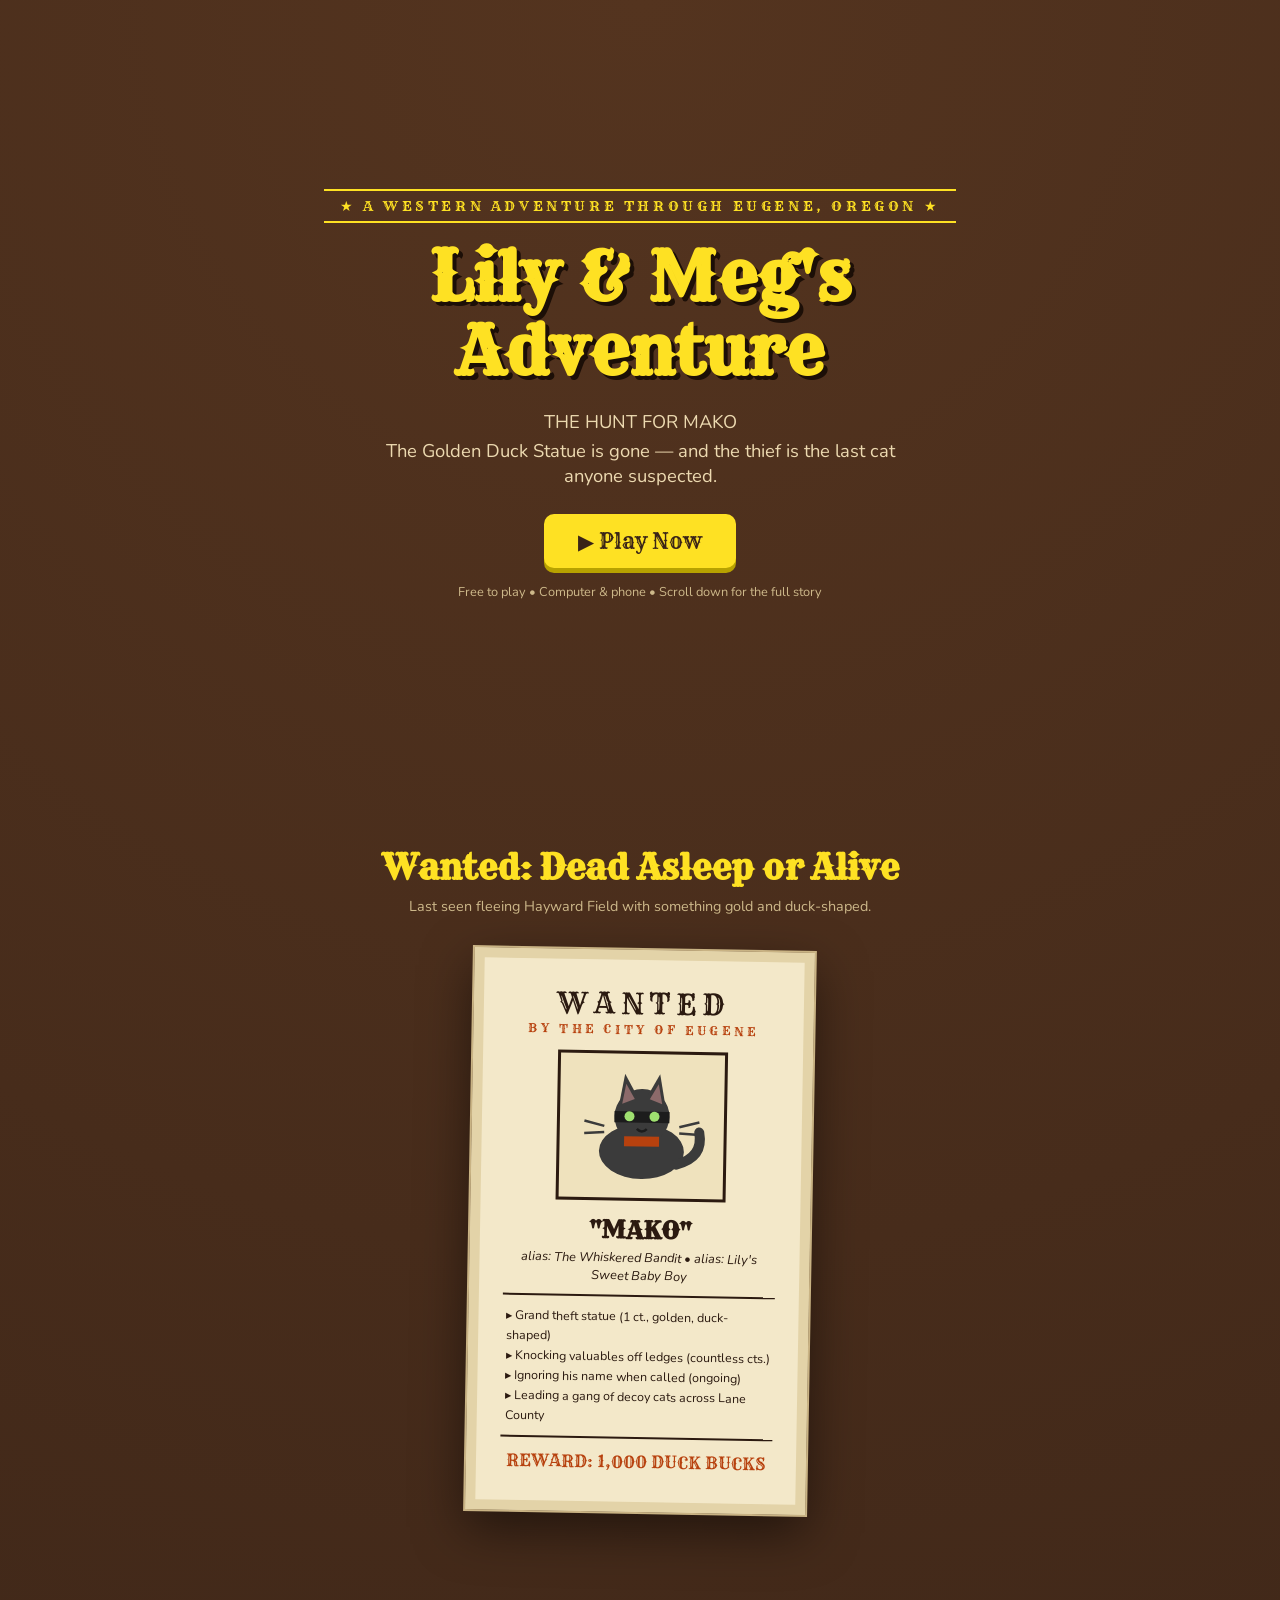
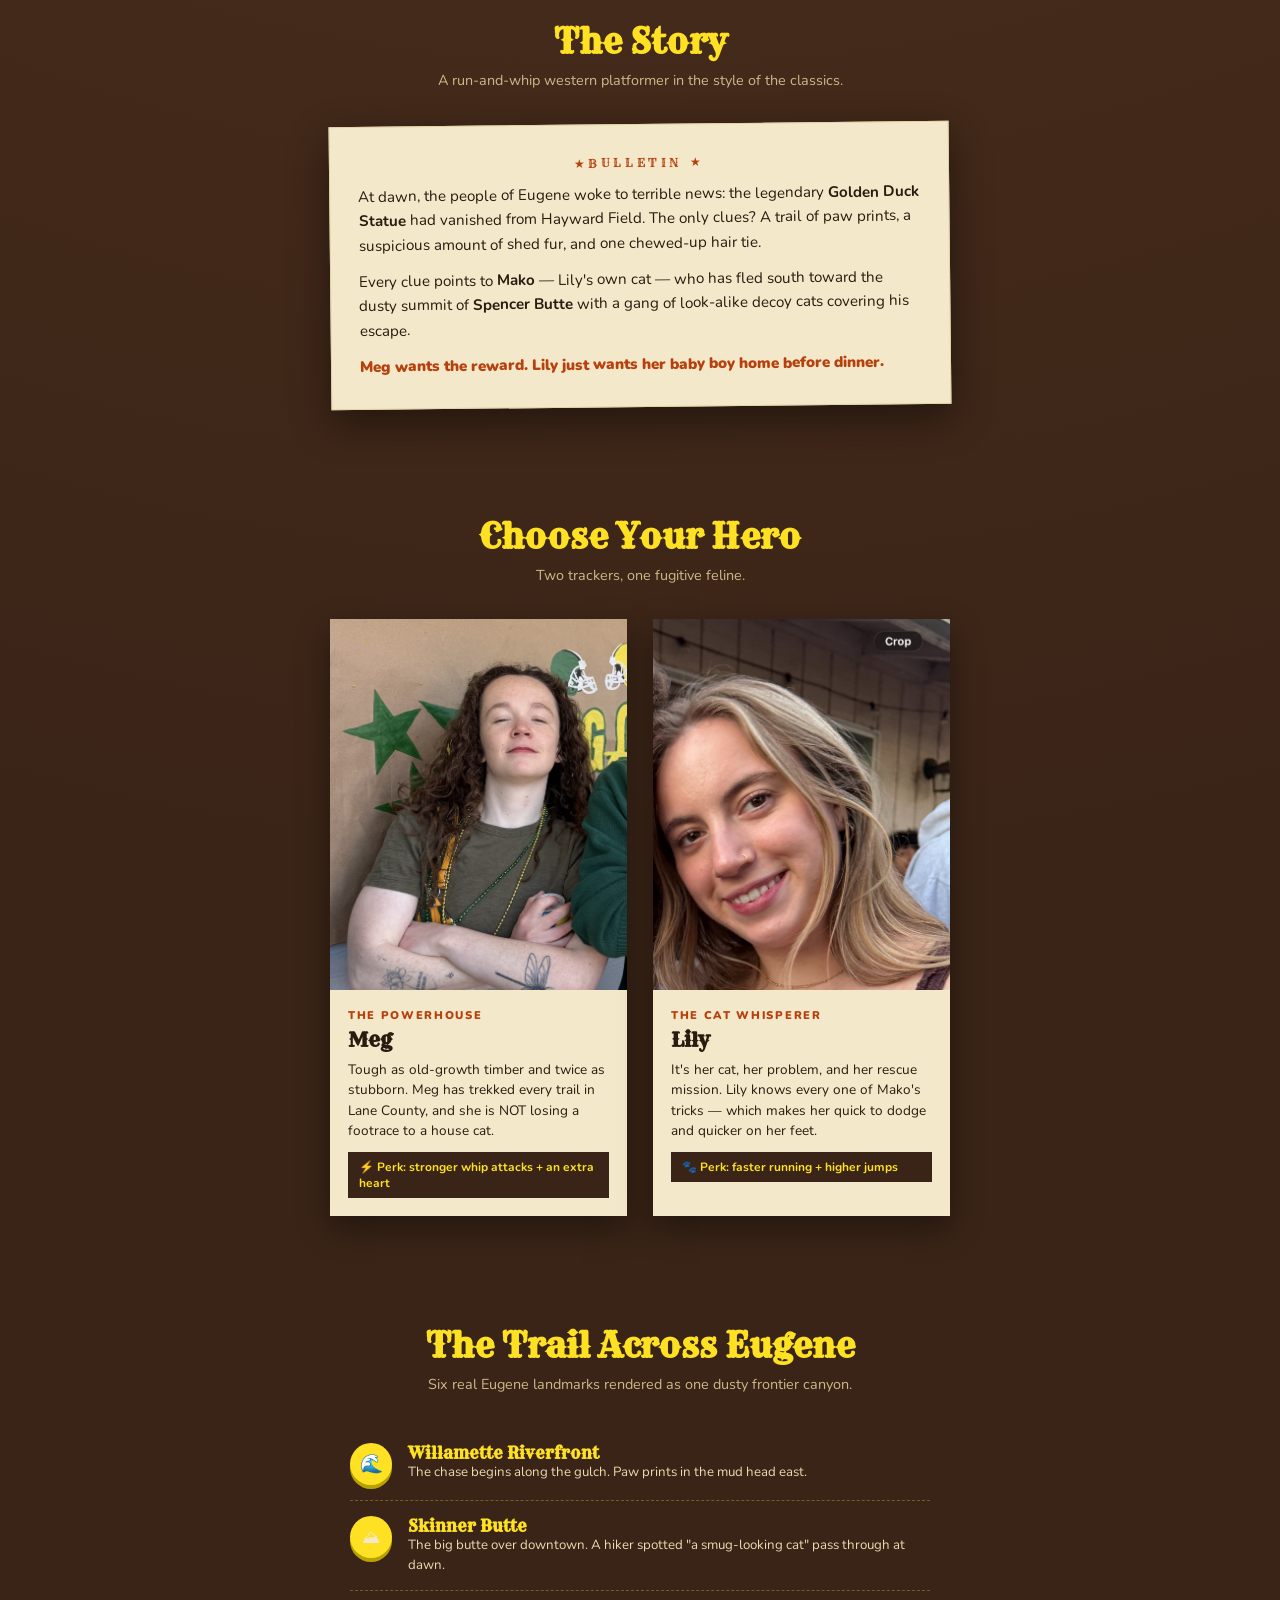
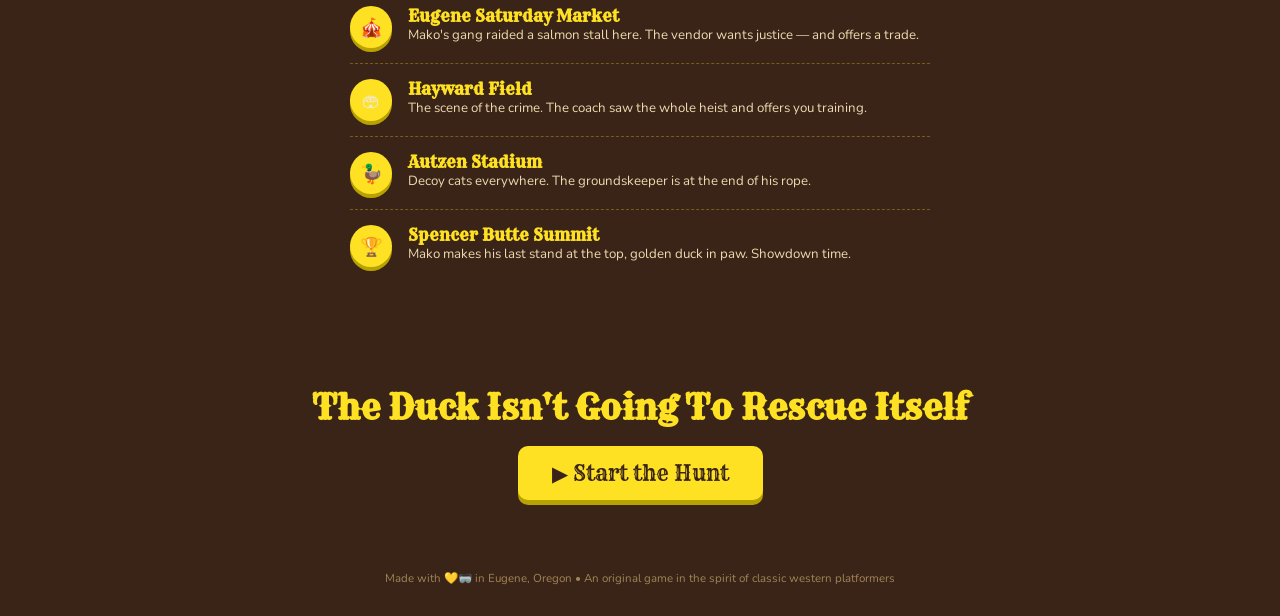
<file: index.html>
<!DOCTYPE html>
<html lang="en">
<head>
<meta charset="UTF-8">
<meta name="viewport" content="width=device-width, initial-scale=1.0, user-scalable=no">
<title>Lily and Meg's Adventure — The Hunt for Mako</title>
<link rel="preconnect" href="https://fonts.googleapis.com">
<link href="https://fonts.googleapis.com/css2?family=Rye&family=Nunito:wght@400;700;900&display=swap" rel="stylesheet">
<style>
  :root{
    --wood:#3a2417;
    --wood-light:#54341f;
    --paper:#f3e8c9;
    --paper-dark:#e3d3a8;
    --rust:#b7410e;
    --gold:#FEE123;
    --gold-deep:#b8a200;
    --ink:#2b1a10;
    --sand:#d9a85c;
    --green:#154733;
  }
  *{box-sizing:border-box;margin:0;padding:0;-webkit-tap-highlight-color:transparent;}
  html,body{height:100%;}
  body{
    font-family:'Nunito',sans-serif;
    background:var(--wood);
    color:var(--paper);
    user-select:none;
  }
  .rye{font-family:'Rye',serif;}
  .screen{
    position:fixed;inset:0;
    display:flex;flex-direction:column;align-items:center;justify-content:center;
    gap:18px;padding:20px;text-align:center;
    background:
      radial-gradient(circle at 50% 115%, var(--wood-light) 0%, var(--wood) 60%);
    z-index:10;
  }
  .hidden{display:none !important;}
  h1.title{
    font-family:'Rye',serif;
    font-size:clamp(2rem,7vw,4.2rem);
    color:var(--gold);
    text-shadow:4px 4px 0 #1c0f07;
    line-height:1.1;
  }
  .subtitle{font-size:clamp(.95rem,2.5vw,1.15rem);max-width:560px;color:#ecd9b0;}
  .wanted-banner{
    font-family:'Rye',serif;letter-spacing:.25em;color:var(--gold);
    border-top:2px solid var(--gold);border-bottom:2px solid var(--gold);
    padding:6px 16px;font-size:clamp(.65rem,2vw,.9rem);
  }
  button.btn{
    font-family:'Rye',serif;
    font-size:clamp(1rem,3vw,1.3rem);
    background:var(--gold);color:var(--wood);
    border:none;border-radius:10px;padding:14px 34px;cursor:pointer;
    box-shadow:0 5px 0 var(--gold-deep);
    transition:transform .08s;
  }
  button.btn:active{transform:translateY(4px);box-shadow:0 1px 0 var(--gold-deep);}
  .char-row{display:flex;gap:24px;flex-wrap:wrap;justify-content:center;}
  .char-card{
    background:var(--paper);color:var(--ink);
    padding:14px;width:min(230px,42vw);cursor:pointer;
    border:5px solid transparent;
    box-shadow:0 10px 26px rgba(0,0,0,.45);
    transition:transform .12s,border-color .12s;
  }
  .char-card:hover{transform:translateY(-6px) rotate(-1deg);}
  .char-card.selected{border-color:var(--gold);transform:translateY(-6px);}
  .char-card img{width:100%;aspect-ratio:3/4;object-fit:cover;object-position:top;}
  .char-card h3{font-family:'Rye',serif;margin-top:10px;font-size:1.3rem;color:var(--rust);}
  .char-card p{font-size:.8rem;line-height:1.4;margin-top:4px;}
  .controls-hint{font-size:.8rem;color:#cdb88a;max-width:520px;line-height:1.6;}
  kbd{
    background:#1c0f07;border-radius:5px;padding:1px 7px;
    font-family:'Nunito';font-weight:700;color:var(--gold);
    border:1px solid #6b4a2e;
  }

  /* ===== LANDING ===== */
  #landing{
    min-height:100vh;
    background:
      radial-gradient(circle at 50% 0%, var(--wood-light) 0%, var(--wood) 65%);
  }
  .land-hero{min-height:88svh;display:flex;flex-direction:column;align-items:center;justify-content:center;text-align:center;padding:40px 20px;}
  .land-sec{padding:54px 20px;max-width:880px;margin:0 auto;}
  .land-sec h2{font-family:'Rye',serif;color:var(--gold);font-size:clamp(1.4rem,4.5vw,2.1rem);text-align:center;margin-bottom:8px;}
  .land-sub{text-align:center;color:#cdb88a;font-size:.9rem;margin-bottom:34px;}
  .story-card{
    background:var(--paper);color:var(--ink);max-width:620px;margin:0 auto;
    padding:30px 28px;box-shadow:0 14px 40px rgba(0,0,0,.45);transform:rotate(-.6deg);
    border:1px solid var(--paper-dark);
  }
  .story-card::before{content:'\2605 BULLETIN \2605';display:block;text-align:center;font-family:'Rye',serif;letter-spacing:.3em;color:var(--rust);font-size:.75rem;margin-bottom:12px;}
  .story-card p{margin-bottom:12px;font-size:.95rem;line-height:1.6;}
  .story-card p:last-child{margin-bottom:0;font-weight:900;color:var(--rust);}

  /* the big Mako wanted poster */
  .mako-poster{
    background:var(--paper);color:var(--ink);
    max-width:340px;margin:0 auto;
    padding:26px 24px 30px;text-align:center;
    box-shadow:0 18px 50px rgba(0,0,0,.5);
    transform:rotate(1deg);
    border:10px solid var(--paper-dark);
    outline:2px solid #c9b384;
  }
  .mako-poster .w{font-family:'Rye',serif;font-size:1.8rem;letter-spacing:.2em;color:var(--ink);}
  .mako-poster .sub-w{font-family:'Rye',serif;font-size:.75rem;letter-spacing:.3em;color:var(--rust);margin-bottom:14px;}
  .mako-poster .mug{
    margin:0 auto 14px;width:170px;height:150px;
    background:#efe2bd;border:3px solid var(--ink);
    display:flex;align-items:center;justify-content:center;
  }
  .mako-poster h3{font-family:'Rye',serif;font-size:1.5rem;color:var(--ink);}
  .mako-poster .alias{font-style:italic;font-size:.8rem;margin:4px 0 10px;}
  .mako-poster .crimes{font-size:.78rem;line-height:1.6;text-align:left;border-top:2px solid var(--ink);border-bottom:2px solid var(--ink);padding:10px 4px;}
  .mako-poster .reward{font-family:'Rye',serif;margin-top:12px;font-size:1.05rem;color:var(--rust);}

  .land-chars{display:grid;grid-template-columns:repeat(auto-fit,minmax(240px,1fr));gap:26px;max-width:620px;margin:0 auto;}
  .land-char{background:var(--paper);color:var(--ink);overflow:hidden;box-shadow:0 12px 30px rgba(0,0,0,.4);}
  .land-char img{width:100%;aspect-ratio:4/5;object-fit:cover;object-position:top;display:block;}
  .land-char .cbody{padding:18px;}
  .land-char .role{color:var(--rust);font-weight:900;font-size:.7rem;letter-spacing:.15em;text-transform:uppercase;}
  .land-char h3{font-family:'Rye',serif;color:var(--ink);font-size:1.25rem;margin:2px 0 8px;}
  .land-char p{font-size:.85rem;line-height:1.5;}
  .land-char .perk{margin-top:10px;background:var(--wood);color:var(--gold);padding:7px 11px;font-size:.75rem;font-weight:700;}
  .trail-list{max-width:580px;margin:0 auto;list-style:none;}
  .trail-list li{display:flex;gap:16px;align-items:flex-start;padding:15px 0;border-bottom:1px dashed rgba(254,225,35,.3);}
  .trail-list li:last-child{border-bottom:none;}
  .marker{flex:none;width:42px;height:42px;border-radius:50%;background:var(--gold);display:flex;align-items:center;justify-content:center;font-size:1.15rem;box-shadow:0 4px 0 var(--gold-deep);}
  .trail-list h3{font-family:'Rye',serif;color:var(--gold);font-size:1rem;}
  .trail-list p{font-size:.83rem;color:#ecd9b0;line-height:1.5;}
  .land-end{text-align:center;padding:50px 20px 70px;}
  .land-foot{text-align:center;padding:0 16px 30px;font-size:.72rem;color:#a08456;}

  /* ===== game layer ===== */
  #gameWrap{position:fixed;inset:0;background:#9fd4e8;}
  canvas{display:block;width:100%;height:100%;}
  #hud{
    position:fixed;top:0;left:0;right:0;
    display:flex;align-items:center;gap:14px;
    padding:10px 14px;pointer-events:none;z-index:5;
  }
  #hudFace{
    width:52px;height:52px;border-radius:50%;
    object-fit:cover;object-position:top;
    border:3px solid var(--gold);background:#fff;
  }
  #hearts{font-size:1.4rem;letter-spacing:2px;filter:drop-shadow(1px 2px 0 rgba(0,0,0,.3));}
  #coinBox{
    font-weight:900;color:var(--wood);background:var(--gold);
    border-radius:99px;padding:4px 14px;box-shadow:0 3px 0 rgba(0,0,0,.25);
  }
  #zoneName{
    margin-left:auto;font-family:'Rye',serif;color:var(--ink);
    background:rgba(243,232,201,.9);padding:4px 14px;
    font-size:clamp(.7rem,2.2vw,1rem);
    border:2px solid var(--wood);
  }
  #dialogue{
    position:fixed;left:50%;bottom:110px;transform:translateX(-50%);
    width:min(640px,92vw);
    background:var(--paper);color:var(--ink);
    border:4px solid var(--wood);
    padding:16px 18px;z-index:6;
    box-shadow:0 10px 30px rgba(0,0,0,.4);
  }
  #dialogue h4{font-family:'Rye',serif;color:var(--rust);margin-bottom:6px;}
  #dialogue p{font-size:.95rem;line-height:1.5;margin-bottom:12px;}
  .choices{display:flex;gap:10px;flex-wrap:wrap;}
  .choices button{
    flex:1;min-width:150px;
    font-family:'Nunito';font-weight:900;font-size:.85rem;
    background:var(--wood);color:var(--paper);
    border:none;padding:10px 12px;cursor:pointer;
  }
  .choices button:hover{background:var(--wood-light);}
  #touch{position:fixed;bottom:0;left:0;right:0;display:flex;justify-content:space-between;padding:14px 16px;z-index:5;}
  .tgroup{display:flex;gap:12px;}
  .tbtn{
    width:64px;height:64px;border-radius:50%;
    background:rgba(58,36,23,.55);
    border:3px solid rgba(254,225,35,.8);
    color:var(--gold);font-size:1.5rem;font-weight:900;
    display:flex;align-items:center;justify-content:center;
    touch-action:none;
  }
  @media (hover:hover) and (pointer:fine){ #touch{display:none;} }
  #toast{
    position:fixed;top:74px;left:50%;transform:translateX(-50%);
    background:var(--wood);color:var(--gold);
    font-weight:900;padding:8px 20px;border-radius:99px;
    z-index:7;opacity:0;transition:opacity .3s;
    border:2px solid var(--gold);pointer-events:none;
    font-size:.9rem;text-align:center;
  }
  #bossBar{
    position:fixed;top:64px;left:50%;transform:translateX(-50%);
    width:min(380px,80vw);z-index:5;display:none;
  }
  #bossBar .label{font-family:'Rye',serif;text-align:center;color:var(--paper);font-size:.8rem;text-shadow:1px 1px 0 #000;margin-bottom:3px;}
  #bossBar .bar{height:14px;background:rgba(0,0,0,.45);border:2px solid var(--paper);}
  #bossBar .fill{height:100%;background:var(--rust);width:100%;transition:width .2s;}
</style>
</head>
<body>

<!-- ============ LANDING PAGE ============ -->
<div id="landing">
  <div class="land-hero">
    <div class="wanted-banner">&#9733; A WESTERN ADVENTURE THROUGH EUGENE, OREGON &#9733;</div>
    <h1 class="title" style="margin-top:18px">Lily &amp; Meg's<br>Adventure</h1>
    <p class="subtitle" style="margin:20px auto 4px">THE HUNT FOR MAKO</p>
    <p class="subtitle" style="margin:0 auto 26px">The Golden Duck Statue is gone — and the thief is the last cat anyone suspected.</p>
    <button class="btn" id="landingPlay">&#9654; Play Now</button>
    <p class="controls-hint" style="margin-top:14px">Free to play &bull; Computer &amp; phone &bull; Scroll down for the full story</p>
  </div>

  <div class="land-sec">
    <h2>Wanted: Dead Asleep or Alive</h2>
    <p class="land-sub">Last seen fleeing Hayward Field with something gold and duck-shaped.</p>
    <div class="mako-poster">
      <p class="w">WANTED</p>
      <p class="sub-w">BY THE CITY OF EUGENE</p>
      <div class="mug">
        <svg viewBox="0 0 120 100" width="150" height="125" aria-label="Mugshot of Mako the cat">
          <ellipse cx="60" cy="70" rx="34" ry="22" fill="#3b3b3b"/>
          <circle cx="60" cy="42" r="22" fill="#3b3b3b"/>
          <polygon points="42,30 46,8 56,26" fill="#3b3b3b"/>
          <polygon points="78,30 74,8 64,26" fill="#3b3b3b"/>
          <polygon points="44,32 47,16 54,28" fill="#8c6a6a"/>
          <polygon points="76,32 73,16 66,28" fill="#8c6a6a"/>
          <rect x="38" y="38" width="44" height="9" fill="#1c1c1c"/>
          <circle cx="50" cy="42" r="4" fill="#9fe070"/>
          <circle cx="70" cy="42" r="4" fill="#9fe070"/>
          <path d="M56 52 q4 4 8 0" stroke="#1c1c1c" stroke-width="2" fill="none"/>
          <path d="M30 50 L14 46 M30 55 L14 56 M90 50 L106 46 M90 55 L106 56" stroke="#3b3b3b" stroke-width="2"/>
          <path d="M88 80 q22 -6 18 -26" stroke="#3b3b3b" stroke-width="8" fill="none" stroke-linecap="round"/>
          <rect x="46" y="58" width="28" height="8" fill="#b7410e"/>
        </svg>
      </div>
      <h3>"MAKO"</h3>
      <p class="alias">alias: The Whiskered Bandit &bull; alias: Lily's Sweet Baby Boy</p>
      <p class="crimes">
        &#9656; Grand theft statue (1 ct., golden, duck-shaped)<br>
        &#9656; Knocking valuables off ledges (countless cts.)<br>
        &#9656; Ignoring his name when called (ongoing)<br>
        &#9656; Leading a gang of decoy cats across Lane County
      </p>
      <p class="reward">REWARD: 1,000 DUCK BUCKS</p>
    </div>
  </div>

  <div class="land-sec">
    <h2>The Story</h2>
    <p class="land-sub">A run-and-whip western platformer in the style of the classics.</p>
    <div class="story-card">
      <p>At dawn, the people of Eugene woke to terrible news: the legendary <b>Golden Duck Statue</b> had vanished from Hayward Field. The only clues? A trail of paw prints, a suspicious amount of shed fur, and one chewed-up hair tie.</p>
      <p>Every clue points to <b>Mako</b> — Lily's own cat — who has fled south toward the dusty summit of <b>Spencer Butte</b> with a gang of look-alike decoy cats covering his escape.</p>
      <p>Meg wants the reward. Lily just wants her baby boy home before dinner.</p>
    </div>
  </div>

  <div class="land-sec">
    <h2>Choose Your Hero</h2>
    <p class="land-sub">Two trackers, one fugitive feline.</p>
    <div class="land-chars">
      <div class="land-char">
        <img class="meg-src" alt="Meg, one of the two playable heroes">
        <div class="cbody">
          <p class="role">The Powerhouse</p>
          <h3>Meg</h3>
          <p>Tough as old-growth timber and twice as stubborn. Meg has trekked every trail in Lane County, and she is NOT losing a footrace to a house cat.</p>
          <div class="perk">&#9889; Perk: stronger whip attacks + an extra heart</div>
        </div>
      </div>
      <div class="land-char">
        <img class="lily-src" alt="Lily, one of the two playable heroes">
        <div class="cbody">
          <p class="role">The Cat Whisperer</p>
          <h3>Lily</h3>
          <p>It's her cat, her problem, and her rescue mission. Lily knows every one of Mako's tricks — which makes her quick to dodge and quicker on her feet.</p>
          <div class="perk">&#128062; Perk: faster running + higher jumps</div>
        </div>
      </div>
    </div>
  </div>

  <div class="land-sec">
    <h2>The Trail Across Eugene</h2>
    <p class="land-sub">Six real Eugene landmarks rendered as one dusty frontier canyon.</p>
    <ol class="trail-list">
      <li><div class="marker">&#127754;</div><div><h3>Willamette Riverfront</h3><p>The chase begins along the gulch. Paw prints in the mud head east.</p></div></li>
      <li><div class="marker">&#9968;</div><div><h3>Skinner Butte</h3><p>The big butte over downtown. A hiker spotted "a smug-looking cat" pass through at dawn.</p></div></li>
      <li><div class="marker">&#127914;</div><div><h3>Eugene Saturday Market</h3><p>Mako's gang raided a salmon stall here. The vendor wants justice — and offers a trade.</p></div></li>
      <li><div class="marker">&#127967;</div><div><h3>Hayward Field</h3><p>The scene of the crime. The coach saw the whole heist and offers you training.</p></div></li>
      <li><div class="marker">&#129414;</div><div><h3>Autzen Stadium</h3><p>Decoy cats everywhere. The groundskeeper is at the end of his rope.</p></div></li>
      <li><div class="marker">&#127942;</div><div><h3>Spencer Butte Summit</h3><p>Mako makes his last stand at the top, golden duck in paw. Showdown time.</p></div></li>
    </ol>
  </div>

  <div class="land-end">
    <h2 style="font-family:'Rye',serif;color:var(--gold);font-size:clamp(1.4rem,4.5vw,2.1rem);margin-bottom:18px;">The Duck Isn't Going To Rescue Itself</h2>
    <button class="btn landingPlay2">&#9654; Start the Hunt</button>
  </div>
  <p class="land-foot">Made with &#128155;&#129405; in Eugene, Oregon &bull; An original game in the spirit of classic western platformers</p>
</div>


<script>
const MEG_IMG = "Meg.jpg";
const LILY_IMG = "lily.png";
document.querySelectorAll('img.meg-src').forEach(i=>i.src=MEG_IMG);
document.querySelectorAll('img.lily-src').forEach(i=>i.src=LILY_IMG);
const go = ()=>location.href='play.html';
document.getElementById('landingPlay').onclick = go;
document.querySelectorAll('.landingPlay2').forEach(b=>b.onclick=go);
</script>
</body>
</html>
</file>
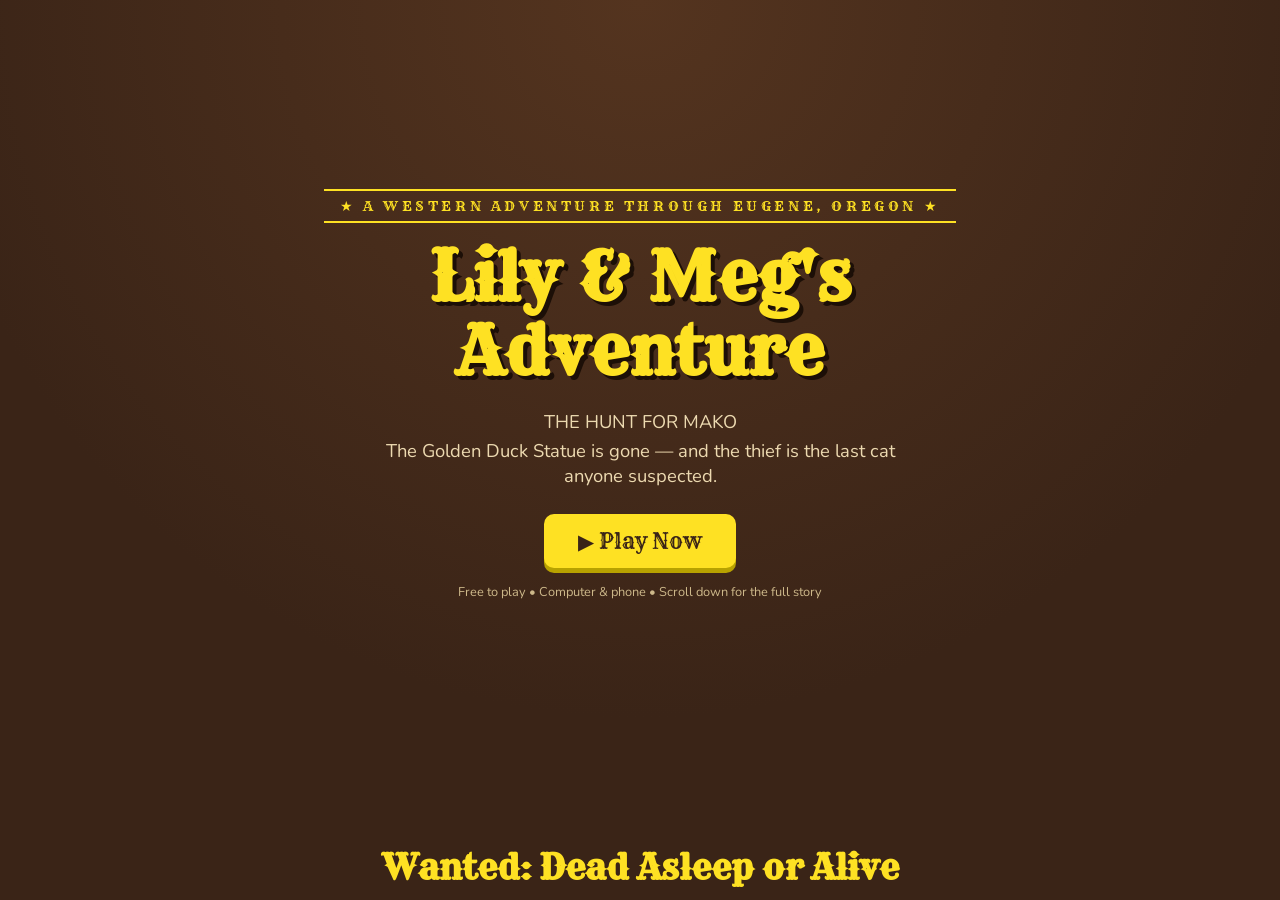
<file: hunt-for-mako-CLICK-TO-PLAY.html>
<!DOCTYPE html>
<html lang="en">
<head>
<meta charset="UTF-8">
<meta name="viewport" content="width=device-width, initial-scale=1.0, user-scalable=no">
<title>Lily and Meg's Adventure — The Hunt for Mako</title>
<link rel="preconnect" href="https://fonts.googleapis.com">
<link href="https://fonts.googleapis.com/css2?family=Rye&family=Nunito:wght@400;700;900&display=swap" rel="stylesheet">
<style>
  :root{
    --wood:#3a2417;
    --wood-light:#54341f;
    --paper:#f3e8c9;
    --paper-dark:#e3d3a8;
    --rust:#b7410e;
    --gold:#FEE123;
    --gold-deep:#b8a200;
    --ink:#2b1a10;
    --sand:#d9a85c;
    --green:#154733;
  }
  *{box-sizing:border-box;margin:0;padding:0;-webkit-tap-highlight-color:transparent;}
  html,body{height:100%;}
  body{
    font-family:'Nunito',sans-serif;
    background:var(--wood);
    color:var(--paper);
    overflow:hidden;
    user-select:none;
  }
  .rye{font-family:'Rye',serif;}
  .screen{
    position:fixed;inset:0;
    display:flex;flex-direction:column;align-items:center;justify-content:center;
    gap:18px;padding:20px;text-align:center;
    background:
      radial-gradient(circle at 50% 115%, var(--wood-light) 0%, var(--wood) 60%);
    z-index:10;
  }
  .hidden{display:none !important;}
  h1.title{
    font-family:'Rye',serif;
    font-size:clamp(2rem,7vw,4.2rem);
    color:var(--gold);
    text-shadow:4px 4px 0 #1c0f07;
    line-height:1.1;
  }
  .subtitle{font-size:clamp(.95rem,2.5vw,1.15rem);max-width:560px;color:#ecd9b0;}
  .wanted-banner{
    font-family:'Rye',serif;letter-spacing:.25em;color:var(--gold);
    border-top:2px solid var(--gold);border-bottom:2px solid var(--gold);
    padding:6px 16px;font-size:clamp(.65rem,2vw,.9rem);
  }
  button.btn{
    font-family:'Rye',serif;
    font-size:clamp(1rem,3vw,1.3rem);
    background:var(--gold);color:var(--wood);
    border:none;border-radius:10px;padding:14px 34px;cursor:pointer;
    box-shadow:0 5px 0 var(--gold-deep);
    transition:transform .08s;
  }
  button.btn:active{transform:translateY(4px);box-shadow:0 1px 0 var(--gold-deep);}
  .char-row{display:flex;gap:24px;flex-wrap:wrap;justify-content:center;}
  .char-card{
    background:var(--paper);color:var(--ink);
    padding:14px;width:min(230px,42vw);cursor:pointer;
    border:5px solid transparent;
    box-shadow:0 10px 26px rgba(0,0,0,.45);
    transition:transform .12s,border-color .12s;
  }
  .char-card:hover{transform:translateY(-6px) rotate(-1deg);}
  .char-card.selected{border-color:var(--gold);transform:translateY(-6px);}
  .char-card img{width:100%;aspect-ratio:3/4;object-fit:cover;object-position:top;}
  .char-card h3{font-family:'Rye',serif;margin-top:10px;font-size:1.3rem;color:var(--rust);}
  .char-card p{font-size:.8rem;line-height:1.4;margin-top:4px;}
  .controls-hint{font-size:.8rem;color:#cdb88a;max-width:520px;line-height:1.6;}
  kbd{
    background:#1c0f07;border-radius:5px;padding:1px 7px;
    font-family:'Nunito';font-weight:700;color:var(--gold);
    border:1px solid #6b4a2e;
  }

  /* ===== LANDING ===== */
  #landing{
    position:fixed;inset:0;overflow-y:auto;z-index:20;
    background:
      radial-gradient(circle at 50% 0%, var(--wood-light) 0%, var(--wood) 65%);
  }
  .land-hero{min-height:88svh;display:flex;flex-direction:column;align-items:center;justify-content:center;text-align:center;padding:40px 20px;}
  .land-sec{padding:54px 20px;max-width:880px;margin:0 auto;}
  .land-sec h2{font-family:'Rye',serif;color:var(--gold);font-size:clamp(1.4rem,4.5vw,2.1rem);text-align:center;margin-bottom:8px;}
  .land-sub{text-align:center;color:#cdb88a;font-size:.9rem;margin-bottom:34px;}
  .story-card{
    background:var(--paper);color:var(--ink);max-width:620px;margin:0 auto;
    padding:30px 28px;box-shadow:0 14px 40px rgba(0,0,0,.45);transform:rotate(-.6deg);
    border:1px solid var(--paper-dark);
  }
  .story-card::before{content:'\2605 BULLETIN \2605';display:block;text-align:center;font-family:'Rye',serif;letter-spacing:.3em;color:var(--rust);font-size:.75rem;margin-bottom:12px;}
  .story-card p{margin-bottom:12px;font-size:.95rem;line-height:1.6;}
  .story-card p:last-child{margin-bottom:0;font-weight:900;color:var(--rust);}

  /* the big Mako wanted poster */
  .mako-poster{
    background:var(--paper);color:var(--ink);
    max-width:340px;margin:0 auto;
    padding:26px 24px 30px;text-align:center;
    box-shadow:0 18px 50px rgba(0,0,0,.5);
    transform:rotate(1deg);
    border:10px solid var(--paper-dark);
    outline:2px solid #c9b384;
  }
  .mako-poster .w{font-family:'Rye',serif;font-size:1.8rem;letter-spacing:.2em;color:var(--ink);}
  .mako-poster .sub-w{font-family:'Rye',serif;font-size:.75rem;letter-spacing:.3em;color:var(--rust);margin-bottom:14px;}
  .mako-poster .mug{
    margin:0 auto 14px;width:170px;height:150px;
    background:#efe2bd;border:3px solid var(--ink);
    display:flex;align-items:center;justify-content:center;
  }
  .mako-poster h3{font-family:'Rye',serif;font-size:1.5rem;color:var(--ink);}
  .mako-poster .alias{font-style:italic;font-size:.8rem;margin:4px 0 10px;}
  .mako-poster .crimes{font-size:.78rem;line-height:1.6;text-align:left;border-top:2px solid var(--ink);border-bottom:2px solid var(--ink);padding:10px 4px;}
  .mako-poster .reward{font-family:'Rye',serif;margin-top:12px;font-size:1.05rem;color:var(--rust);}

  .land-chars{display:grid;grid-template-columns:repeat(auto-fit,minmax(240px,1fr));gap:26px;max-width:620px;margin:0 auto;}
  .land-char{background:var(--paper);color:var(--ink);overflow:hidden;box-shadow:0 12px 30px rgba(0,0,0,.4);}
  .land-char img{width:100%;aspect-ratio:4/5;object-fit:cover;object-position:top;display:block;}
  .land-char .cbody{padding:18px;}
  .land-char .role{color:var(--rust);font-weight:900;font-size:.7rem;letter-spacing:.15em;text-transform:uppercase;}
  .land-char h3{font-family:'Rye',serif;color:var(--ink);font-size:1.25rem;margin:2px 0 8px;}
  .land-char p{font-size:.85rem;line-height:1.5;}
  .land-char .perk{margin-top:10px;background:var(--wood);color:var(--gold);padding:7px 11px;font-size:.75rem;font-weight:700;}
  .trail-list{max-width:580px;margin:0 auto;list-style:none;}
  .trail-list li{display:flex;gap:16px;align-items:flex-start;padding:15px 0;border-bottom:1px dashed rgba(254,225,35,.3);}
  .trail-list li:last-child{border-bottom:none;}
  .marker{flex:none;width:42px;height:42px;border-radius:50%;background:var(--gold);display:flex;align-items:center;justify-content:center;font-size:1.15rem;box-shadow:0 4px 0 var(--gold-deep);}
  .trail-list h3{font-family:'Rye',serif;color:var(--gold);font-size:1rem;}
  .trail-list p{font-size:.83rem;color:#ecd9b0;line-height:1.5;}
  .land-end{text-align:center;padding:50px 20px 70px;}
  .land-foot{text-align:center;padding:0 16px 30px;font-size:.72rem;color:#a08456;}

  /* ===== game layer ===== */
  #gameWrap{position:fixed;inset:0;background:#9fd4e8;}
  canvas{display:block;width:100%;height:100%;}
  #hud{
    position:fixed;top:0;left:0;right:0;
    display:flex;align-items:center;gap:14px;
    padding:10px 14px;pointer-events:none;z-index:5;
  }
  #hudFace{
    width:52px;height:52px;border-radius:50%;
    object-fit:cover;object-position:top;
    border:3px solid var(--gold);background:#fff;
  }
  #hearts{font-size:1.4rem;letter-spacing:2px;filter:drop-shadow(1px 2px 0 rgba(0,0,0,.3));}
  #coinBox{
    font-weight:900;color:var(--wood);background:var(--gold);
    border-radius:99px;padding:4px 14px;box-shadow:0 3px 0 rgba(0,0,0,.25);
  }
  #zoneName{
    margin-left:auto;font-family:'Rye',serif;color:var(--ink);
    background:rgba(243,232,201,.9);padding:4px 14px;
    font-size:clamp(.7rem,2.2vw,1rem);
    border:2px solid var(--wood);
  }
  #dialogue{
    position:fixed;left:50%;bottom:110px;transform:translateX(-50%);
    width:min(640px,92vw);
    background:var(--paper);color:var(--ink);
    border:4px solid var(--wood);
    padding:16px 18px;z-index:6;
    box-shadow:0 10px 30px rgba(0,0,0,.4);
  }
  #dialogue h4{font-family:'Rye',serif;color:var(--rust);margin-bottom:6px;}
  #dialogue p{font-size:.95rem;line-height:1.5;margin-bottom:12px;}
  .choices{display:flex;gap:10px;flex-wrap:wrap;}
  .choices button{
    flex:1;min-width:150px;
    font-family:'Nunito';font-weight:900;font-size:.85rem;
    background:var(--wood);color:var(--paper);
    border:none;padding:10px 12px;cursor:pointer;
  }
  .choices button:hover{background:var(--wood-light);}
  #touch{position:fixed;bottom:0;left:0;right:0;display:flex;justify-content:space-between;padding:14px 16px;z-index:5;}
  .tgroup{display:flex;gap:12px;}
  .tbtn{
    width:64px;height:64px;border-radius:50%;
    background:rgba(58,36,23,.55);
    border:3px solid rgba(254,225,35,.8);
    color:var(--gold);font-size:1.5rem;font-weight:900;
    display:flex;align-items:center;justify-content:center;
    touch-action:none;
  }
  @media (hover:hover) and (pointer:fine){ #touch{display:none;} }
  #toast{
    position:fixed;top:74px;left:50%;transform:translateX(-50%);
    background:var(--wood);color:var(--gold);
    font-weight:900;padding:8px 20px;border-radius:99px;
    z-index:7;opacity:0;transition:opacity .3s;
    border:2px solid var(--gold);pointer-events:none;
    font-size:.9rem;text-align:center;
  }
  #bossBar{
    position:fixed;top:64px;left:50%;transform:translateX(-50%);
    width:min(380px,80vw);z-index:5;display:none;
  }
  #bossBar .label{font-family:'Rye',serif;text-align:center;color:var(--paper);font-size:.8rem;text-shadow:1px 1px 0 #000;margin-bottom:3px;}
  #bossBar .bar{height:14px;background:rgba(0,0,0,.45);border:2px solid var(--paper);}
  #bossBar .fill{height:100%;background:var(--rust);width:100%;transition:width .2s;}
</style>
</head>
<body>

<!-- ============ LANDING PAGE ============ -->
<div id="landing">
  <div class="land-hero">
    <div class="wanted-banner">&#9733; A WESTERN ADVENTURE THROUGH EUGENE, OREGON &#9733;</div>
    <h1 class="title" style="margin-top:18px">Lily &amp; Meg's<br>Adventure</h1>
    <p class="subtitle" style="margin:20px auto 4px">THE HUNT FOR MAKO</p>
    <p class="subtitle" style="margin:0 auto 26px">The Golden Duck Statue is gone — and the thief is the last cat anyone suspected.</p>
    <button class="btn" id="landingPlay">&#9654; Play Now</button>
    <p class="controls-hint" style="margin-top:14px">Free to play &bull; Computer &amp; phone &bull; Scroll down for the full story</p>
  </div>

  <div class="land-sec">
    <h2>Wanted: Dead Asleep or Alive</h2>
    <p class="land-sub">Last seen fleeing Hayward Field with something gold and duck-shaped.</p>
    <div class="mako-poster">
      <p class="w">WANTED</p>
      <p class="sub-w">BY THE CITY OF EUGENE</p>
      <div class="mug">
        <svg viewBox="0 0 120 100" width="150" height="125" aria-label="Mugshot of Mako the cat">
          <ellipse cx="60" cy="70" rx="34" ry="22" fill="#3b3b3b"/>
          <circle cx="60" cy="42" r="22" fill="#3b3b3b"/>
          <polygon points="42,30 46,8 56,26" fill="#3b3b3b"/>
          <polygon points="78,30 74,8 64,26" fill="#3b3b3b"/>
          <polygon points="44,32 47,16 54,28" fill="#8c6a6a"/>
          <polygon points="76,32 73,16 66,28" fill="#8c6a6a"/>
          <rect x="38" y="38" width="44" height="9" fill="#1c1c1c"/>
          <circle cx="50" cy="42" r="4" fill="#9fe070"/>
          <circle cx="70" cy="42" r="4" fill="#9fe070"/>
          <path d="M56 52 q4 4 8 0" stroke="#1c1c1c" stroke-width="2" fill="none"/>
          <path d="M30 50 L14 46 M30 55 L14 56 M90 50 L106 46 M90 55 L106 56" stroke="#3b3b3b" stroke-width="2"/>
          <path d="M88 80 q22 -6 18 -26" stroke="#3b3b3b" stroke-width="8" fill="none" stroke-linecap="round"/>
          <rect x="46" y="58" width="28" height="8" fill="#b7410e"/>
        </svg>
      </div>
      <h3>"MAKO"</h3>
      <p class="alias">alias: The Whiskered Bandit &bull; alias: Lily's Sweet Baby Boy</p>
      <p class="crimes">
        &#9656; Grand theft statue (1 ct., golden, duck-shaped)<br>
        &#9656; Knocking valuables off ledges (countless cts.)<br>
        &#9656; Ignoring his name when called (ongoing)<br>
        &#9656; Leading a gang of decoy cats across Lane County
      </p>
      <p class="reward">REWARD: 1,000 DUCK BUCKS</p>
    </div>
  </div>

  <div class="land-sec">
    <h2>The Story</h2>
    <p class="land-sub">A run-and-whip western platformer in the style of the classics.</p>
    <div class="story-card">
      <p>At dawn, the people of Eugene woke to terrible news: the legendary <b>Golden Duck Statue</b> had vanished from Hayward Field. The only clues? A trail of paw prints, a suspicious amount of shed fur, and one chewed-up hair tie.</p>
      <p>Every clue points to <b>Mako</b> — Lily's own cat — who has fled south toward the dusty summit of <b>Spencer Butte</b> with a gang of look-alike decoy cats covering his escape.</p>
      <p>Meg wants the reward. Lily just wants her baby boy home before dinner.</p>
    </div>
  </div>

  <div class="land-sec">
    <h2>Choose Your Hero</h2>
    <p class="land-sub">Two trackers, one fugitive feline.</p>
    <div class="land-chars">
      <div class="land-char">
        <img class="meg-src" alt="Meg, one of the two playable heroes">
        <div class="cbody">
          <p class="role">The Powerhouse</p>
          <h3>Meg</h3>
          <p>Tough as old-growth timber and twice as stubborn. Meg has trekked every trail in Lane County, and she is NOT losing a footrace to a house cat.</p>
          <div class="perk">&#9889; Perk: stronger whip attacks + an extra heart</div>
        </div>
      </div>
      <div class="land-char">
        <img class="lily-src" alt="Lily, one of the two playable heroes">
        <div class="cbody">
          <p class="role">The Cat Whisperer</p>
          <h3>Lily</h3>
          <p>It's her cat, her problem, and her rescue mission. Lily knows every one of Mako's tricks — which makes her quick to dodge and quicker on her feet.</p>
          <div class="perk">&#128062; Perk: faster running + higher jumps</div>
        </div>
      </div>
    </div>
  </div>

  <div class="land-sec">
    <h2>The Trail Across Eugene</h2>
    <p class="land-sub">Six real Eugene landmarks rendered as one dusty frontier canyon.</p>
    <ol class="trail-list">
      <li><div class="marker">&#127754;</div><div><h3>Willamette Riverfront</h3><p>The chase begins along the gulch. Paw prints in the mud head east.</p></div></li>
      <li><div class="marker">&#9968;</div><div><h3>Skinner Butte</h3><p>The big butte over downtown. A hiker spotted "a smug-looking cat" pass through at dawn.</p></div></li>
      <li><div class="marker">&#127914;</div><div><h3>Eugene Saturday Market</h3><p>Mako's gang raided a salmon stall here. The vendor wants justice — and offers a trade.</p></div></li>
      <li><div class="marker">&#127967;</div><div><h3>Hayward Field</h3><p>The scene of the crime. The coach saw the whole heist and offers you training.</p></div></li>
      <li><div class="marker">&#129414;</div><div><h3>Autzen Stadium</h3><p>Decoy cats everywhere. The groundskeeper is at the end of his rope.</p></div></li>
      <li><div class="marker">&#127942;</div><div><h3>Spencer Butte Summit</h3><p>Mako makes his last stand at the top, golden duck in paw. Showdown time.</p></div></li>
    </ol>
  </div>

  <div class="land-end">
    <h2 style="font-family:'Rye',serif;color:var(--gold);font-size:clamp(1.4rem,4.5vw,2.1rem);margin-bottom:18px;">The Duck Isn't Going To Rescue Itself</h2>
    <button class="btn landingPlay2">&#9654; Start the Hunt</button>
  </div>
  <p class="land-foot">Made with &#128155;&#129405; in Eugene, Oregon &bull; An original game in the spirit of classic western platformers</p>
</div>

<!-- ============ CHARACTER SELECT ============ -->
<div id="charScreen" class="screen hidden">
  <h1 class="title" style="font-size:clamp(1.6rem,5vw,2.6rem)">Choose Your Hero</h1>
  <div class="char-row">
    <div class="char-card" id="cardMeg" onclick="selectChar('meg')">
      <img class="meg-src" alt="Meg">
      <h3>Meg</h3>
      <p>Stronger whip attacks and an extra heart. Here for the 1,000 Duck Buck reward.</p>
    </div>
    <div class="char-card" id="cardLily" onclick="selectChar('lily')">
      <img class="lily-src" alt="Lily">
      <h3>Lily</h3>
      <p>Faster running and higher jumps. Here to bring her cat home before dinner.</p>
    </div>
  </div>
  <button class="btn" id="playBtn" disabled style="opacity:.5">Ride Out</button>
  <p class="controls-hint">
    <kbd>&#8592;</kbd><kbd>&#8594;</kbd> or <kbd>A</kbd><kbd>D</kbd> move &nbsp;&bull;&nbsp;
    <kbd>&#8593;</kbd> / <kbd>W</kbd> / <kbd>Space</kbd> jump &nbsp;&bull;&nbsp;
    <kbd>X</kbd> or <kbd>J</kbd> whip
  </p>
</div>

<!-- ============ WIN SCREEN ============ -->
<div id="winScreen" class="screen hidden">
  <div class="wanted-banner">&#9733; FUGITIVE APPREHENDED &#9733;</div>
  <h1 class="title" style="font-size:clamp(1.8rem,6vw,3.2rem)">Mako Is<br>Grounded!</h1>
  <p class="subtitle" id="winText"></p>
  <button class="btn" onclick="location.reload()">Play Again</button>
</div>

<!-- ============ GAME ============ -->
<div id="gameWrap" class="hidden">
  <canvas id="game"></canvas>
  <div id="hud">
    <img id="hudFace" alt="">
    <span id="hearts"></span>
    <span id="coinBox">&#129414; 0</span>
    <span id="zoneName">Willamette Riverfront</span>
  </div>
  <div id="bossBar">
    <div class="label">MAKO — THE WHISKERED BANDIT</div>
    <div class="bar"><div class="fill" id="bossFill"></div></div>
  </div>
  <div id="dialogue" class="hidden">
    <h4 id="dTitle"></h4>
    <p id="dText"></p>
    <div class="choices" id="dChoices"></div>
  </div>
  <div id="toast"></div>
  <div id="touch">
    <div class="tgroup">
      <div class="tbtn" id="tLeft">&#9664;</div>
      <div class="tbtn" id="tRight">&#9654;</div>
    </div>
    <div class="tgroup">
      <div class="tbtn" id="tAttack">&#10038;</div>
      <div class="tbtn" id="tJump">&#9650;</div>
    </div>
  </div>
</div>

<script>
"use strict";
/* =====================================================
   LILY & MEG'S ADVENTURE — THE HUNT FOR MAKO
   A western run-and-whip platformer set in Eugene, OR
   ===================================================== */

const $ = id => document.getElementById(id);

// ---------- embedded character photos ----------
const MEG_IMG = "[data-uri]";
const LILY_IMG = "[data-uri]";
document.querySelectorAll('img.meg-src').forEach(i=>i.src=MEG_IMG);
document.querySelectorAll('img.lily-src').forEach(i=>i.src=LILY_IMG);

// ---------- screens ----------
let chosen = null;
function leaveLanding(){
  $('landing').classList.add('hidden');
  $('charScreen').classList.remove('hidden');
}
$('landingPlay').onclick = leaveLanding;
document.querySelectorAll('.landingPlay2').forEach(b=>b.onclick=leaveLanding);

function selectChar(c){
  chosen = c;
  $('cardMeg').classList.toggle('selected', c==='meg');
  $('cardLily').classList.toggle('selected', c==='lily');
  const b = $('playBtn'); b.disabled = false; b.style.opacity = 1;
}
window.selectChar = selectChar;

$('playBtn').onclick = () => {
  if(!chosen) return;
  $('charScreen').classList.add('hidden');
  $('gameWrap').classList.remove('hidden');
  startGame(chosen);
};

// ---------- canvas ----------
const cv = $('game'), ctx = cv.getContext('2d');
let W=0,H=0,SCALE=1;
function resize(){
  W = cv.width  = window.innerWidth  * devicePixelRatio;
  H = cv.height = window.innerHeight * devicePixelRatio;
  SCALE = H / 560;
}
window.addEventListener('resize', resize); resize();

// ---------- world ----------
const WORLD_W = 7600;
const GROUND_Y = 470;
const GRAV = 0.62, MOVE = 0.85, MAXVX = 5.2, JUMP = -12.6, FRICTION = 0.82;

const gaps = [ [1280,1420], [2980,3120], [4660,4830], [6120,6260] ];

const plats = [
  [1240,395,80],[1330,350,90],
  [1700,380,110],[2150,360,120],
  [2930,390,90],[3040,345,100],
  [3450,370,130],[3900,330,110],
  [4600,400,80],[4700,355,90],[4790,395,80],
  [5200,360,140],[5650,330,120],
  [6080,395,80],[6180,350,95],
  [6600,370,130],[6950,320,120],[7180,275,110]
];

const zones = [
  [0,    "Willamette Riverfront"],
  [1450, "Skinner Butte"],
  [2700, "Eugene Saturday Market"],
  [4000, "Hayward Field"],
  [5350, "Autzen Stadium"],
  [6500, "Spencer Butte Summit Trail"]
];

let coins = [];
function seedCoins(){
  coins = [];
  const spots = [300,420,540,900,1050,1265,1370,1740,1980,2180,2400,2620,
                 2960,3075,3300,3490,3700,3940,4200,4420,4630,4725,4815,
                 5000,5240,5500,5690,5900,6110,6210,6450,6640,6850,6990,7210];
  for(const x of spots){
    let y = GROUND_Y - 60;
    for(const p of plats){ if(x>=p[0]-10 && x<=p[0]+p[2]+10) y = p[1]-42; }
    coins.push({x, y, taken:false});
  }
}

/* ---------- enemies: every villain is Mako (well... a decoy) ----------
   prowler — a Mako decoy that paces the ground
   swooper — a Mako decoy that pounces from the air
   tumbler — a Mako decoy curled into a rolling furball
   boss    — the REAL Mako, waiting at the summit                      */
let enemies = [], boss = null;
function seedEnemies(){
  enemies = [
    prowler(760), prowler(1850), swooper(1100,330), tumbler(2300),
    prowler(2550), swooper(2870,300), prowler(3350), tumbler(3650),
    swooper(3520,310), prowler(4150), tumbler(4350), prowler(4980),
    swooper(4740,300), prowler(5450), tumbler(5750), prowler(5980),
    swooper(6160,305), prowler(6700), tumbler(7050)
  ];
  boss = {kind:'boss', x:7280, y:GROUND_Y-58, w:54, h:58, dir:-1,
          range:[7160,7330], hp:10, maxHp:10, dead:false, t:0, lungeT:0};
  enemies.push(boss);
}
function prowler(x){ return {kind:'prowler', x, y:GROUND_Y-30, w:38, h:30, dir:1, range:[x-110,x+110], hp:2, dead:false, t:Math.random()*9}; }
function swooper(x,y){ return {kind:'swooper', x, y, baseY:y, w:40, h:28, hp:2, dead:false, t:Math.random()*9}; }
function tumbler(x){ return {kind:'tumbler', x, y:GROUND_Y-26, w:26, h:26, vy:0, dir:1, range:[x-140,x+140], hp:1, dead:false, t:0}; }

// ---------- landmark events ----------
let events;
function seedEvents(){
  events = [
    { x:1500, done:false, title:"Skinner Butte",
      text:"A hiker at the foot of Skinner Butte points up the trail. \"A grey cat with a red bandana came through at dawn, dragging something shiny. Smug little thing. Here — take something for the road.\"",
      choices:[
        {label:"Granola bar (+1 heart)", effect:s=>{s.hp=Math.min(s.maxHp,s.hp+1);}, toast:"+1 heart!"},
        {label:"Trail gossip (+5 Duck Bucks)", effect:s=>{s.coins+=5;}, toast:"\"His decoys can't swim!\" +5"}
      ]},
    { x:2780, done:false, title:"Eugene Saturday Market",
      text:"The Saturday Market is in chaos — Mako's decoy gang cleaned out an entire salmon stall. The vendor wipes her hands: \"Catch that cat and the city owes you. Meanwhile, take your pick.\"",
      choices:[
        {label:"Hearty soup (+1 heart)", effect:s=>{s.hp=Math.min(s.maxHp,s.hp+1);}, toast:"Warm and restored! +1 heart"},
        {label:"Lucky bandana (+8 Duck Bucks)", effect:s=>{s.coins+=8;}, toast:"Stylish AND profitable! +8"}
      ]},
    { x:4080, done:false, title:"Hayward Field",
      text:"The scene of the crime. The coach shakes his head: \"Saw the whole thing. That cat cleared the fence like a champion hurdler. You'll need training to catch him — pick your event.\"",
      choices:[
        {label:"Sprint training (move faster!)", effect:s=>{s.speedBoost*=1.15;}, toast:"Track speed unlocked!"},
        {label:"High-jump drills (jump higher!)", effect:s=>{s.jumpBoost*=1.09;}, toast:"Hayward hops unlocked!"}
      ]},
    { x:5430, done:false, title:"Autzen Stadium",
      text:"The Autzen groundskeeper looks haunted. \"Decoy cats in the bleachers. Decoy cats in the end zone. The real one went up the butte with the Duck. Finish this — and take a boost.\"",
      choices:[
        {label:"Full heal + 1 max heart", effect:s=>{s.maxHp+=1; s.hp=s.maxHp;}, toast:"GO DUCKS! Max hearts up!"},
        {label:"Pocketful of Duck Bucks (+12)", effect:s=>{s.coins+=12;}, toast:"Cha-ching! +12"}
      ]},
    { x:6560, done:false, title:"Spencer Butte Trailhead",
      text:"Paw prints everywhere. Fresh ones. Above the treeline you spot a small grey silhouette with a golden duck under one arm. Mako is waiting at the summit. This ends now.",
      choices:[
        {label:"Showdown time.", effect:()=>{}, toast:"To the summit!"}
      ]}
  ];
}

// ---------- player ----------
let P, cam, running=false, paused=false, won=false;

function startGame(char){
  seedCoins(); seedEnemies(); seedEvents();
  P = {
    char,
    x:120, y:GROUND_Y-60, w:30, h:56,
    vx:0, vy:0, onGround:false, face:1,
    hp: char==='meg'?4:3,
    maxHp: char==='meg'?4:3,
    coins:0,
    atkPower: char==='meg'?2:1,
    speedBoost: char==='lily'?1.12:1,
    jumpBoost:  char==='lily'?1.05:1,
    attackT:0, hurtT:0, checkpoint:{x:120,y:GROUND_Y-60},
    walkT:0
  };
  $('hudFace').src = char==='meg' ? MEG_IMG : LILY_IMG;
  cam = {x:0};
  running = true; won=false;
  updateHud();
  requestAnimationFrame(loop);
}

// ---------- input ----------
const keys = {};
window.addEventListener('keydown', e=>{
  keys[e.key.toLowerCase()] = true;
  if([' ','arrowup','arrowdown','arrowleft','arrowright'].includes(e.key.toLowerCase())) e.preventDefault();
});
window.addEventListener('keyup', e=> keys[e.key.toLowerCase()] = false);

function bindTouch(id,key){
  const el = $(id);
  const on  = e=>{e.preventDefault(); keys[key]=true;};
  const off = e=>{e.preventDefault(); keys[key]=false;};
  el.addEventListener('touchstart',on); el.addEventListener('touchend',off); el.addEventListener('touchcancel',off);
}
bindTouch('tLeft','arrowleft'); bindTouch('tRight','arrowright');
bindTouch('tJump','arrowup');   bindTouch('tAttack','x');

// ---------- helpers ----------
function overGap(x){ return gaps.some(g => x>g[0] && x<g[1]); }
function showToast(msg){
  const t = $('toast'); t.textContent = msg; t.style.opacity = 1;
  clearTimeout(t._tm); t._tm = setTimeout(()=>t.style.opacity=0, 1800);
}
function updateHud(){
  $('hearts').textContent = '\u2764\uFE0F'.repeat(P.hp) + '\uD83D\uDDA4'.repeat(P.maxHp-P.hp);
  $('coinBox').textContent = '\uD83E\uDD86 ' + P.coins;
  let zn = zones[0][1];
  for(const z of zones) if(P.x >= z[0]) zn = z[1];
  $('zoneName').textContent = zn;
}
function updateBossBar(){
  const bar = $('bossBar');
  if(!boss || boss.dead || P.x < 6900){ bar.style.display='none'; return; }
  bar.style.display='block';
  $('bossFill').style.width = (100*boss.hp/boss.maxHp) + '%';
}

// ---------- dialogue ----------
function openDialogue(ev){
  paused = true;
  $('dTitle').textContent = ev.title;
  $('dText').textContent = ev.text;
  const box = $('dChoices'); box.innerHTML='';
  ev.choices.forEach(c=>{
    const b = document.createElement('button');
    b.textContent = c.label;
    b.onclick = ()=>{
      c.effect(P);
      showToast(c.toast);
      $('dialogue').classList.add('hidden');
      paused = false;
      updateHud();
    };
    box.appendChild(b);
  });
  $('dialogue').classList.remove('hidden');
}

// ---------- update ----------
function update(){
  if(paused) return;

  const L = keys['arrowleft']||keys['a'], R = keys['arrowright']||keys['d'];
  if(L){ P.vx -= MOVE*P.speedBoost; P.face=-1; }
  if(R){ P.vx += MOVE*P.speedBoost; P.face=1; }
  if(!L&&!R) P.vx *= FRICTION;
  const mx = MAXVX*P.speedBoost;
  P.vx = Math.max(-mx, Math.min(mx, P.vx));

  if((keys['arrowup']||keys['w']||keys[' ']) && P.onGround){
    P.vy = JUMP*P.jumpBoost; P.onGround = false;
  }

  if((keys['x']||keys['j']) && P.attackT<=0) P.attackT = 22;
  if(P.attackT>0) P.attackT--;
  if(P.hurtT>0) P.hurtT--;

  P.vy += GRAV;
  P.x += P.vx;
  P.y += P.vy;
  P.x = Math.max(10, Math.min(WORLD_W-40, P.x));
  if(Math.abs(P.vx)>.5 && P.onGround) P.walkT++;

  P.onGround = false;
  const feet = P.y + P.h;
  if(!overGap(P.x + P.w/2)){
    if(feet >= GROUND_Y && P.vy >= 0 && feet - P.vy <= GROUND_Y + 14){
      P.y = GROUND_Y - P.h; P.vy = 0; P.onGround = true;
    }
  }
  for(const p of plats){
    if(P.x+P.w > p[0] && P.x < p[0]+p[2]){
      if(feet >= p[1] && feet - P.vy <= p[1]+12 && P.vy >= 0){
        P.y = p[1]-P.h; P.vy = 0; P.onGround = true;
      }
    }
  }

  if(P.y > 700){ hurt(1, true); }

  for(const z of zones){
    if(P.x >= z[0] && P.checkpoint.x < z[0]){
      P.checkpoint = {x:z[0]+30, y:GROUND_Y-60};
    }
  }

  for(const c of coins){
    if(c.taken) continue;
    if(Math.abs(P.x+P.w/2 - c.x) < 26 && Math.abs(P.y+P.h/2 - c.y) < 36){
      c.taken = true; P.coins++; updateHud();
    }
  }

  // enemies — Mako's decoy gang (and the real Mako at the end)
  for(const e of enemies){
    if(e.dead) continue;
    e.t += .1;
    if(e.kind==='prowler'){
      e.x += e.dir*1.3;
      if(e.x < e.range[0] || e.x > e.range[1]) e.dir*=-1;
    }else if(e.kind==='swooper'){
      e.y = e.baseY + Math.sin(e.t*.8)*18;
      e.x += Math.cos(e.t*.5)*.5;
    }else if(e.kind==='tumbler'){
      e.x += e.dir*2.1;
      if(e.x < e.range[0] || e.x > e.range[1]) e.dir*=-1;
      e.vy += GRAV;
      e.y += e.vy;
      if(e.y+e.h >= GROUND_Y){ e.y = GROUND_Y-e.h; e.vy = -9; }
    }else if(e.kind==='boss'){
      // the real Mako: stalks back and forth, lunges at the hero
      e.lungeT--;
      const dist = Math.abs((P.x+P.w/2)-(e.x+e.w/2));
      if(dist < 320 && e.lungeT < -90){ e.lungeT = 36; }     // wind up a lunge
      if(e.lungeT > 0){
        e.x += (P.x > e.x ? 3.4 : -3.4);
      }else{
        e.x += e.dir*1.1;
        if(e.x < e.range[0]) e.dir = 1;
        if(e.x > e.range[1]) e.dir = -1;
      }
      e.x = Math.max(6960, Math.min(7430, e.x));
    }

    // whip hit
    if(P.attackT > 12){
      const reach = 58;
      const hx = P.face===1 ? P.x+P.w : P.x-reach;
      if(e.x+e.w > hx && e.x < hx+reach && Math.abs((e.y+e.h/2)-(P.y+P.h/2)) < 60){
        e.hp -= P.atkPower;
        if(e.hp<=0){
          e.dead = true;
          if(e.kind==='boss'){
            P.coins += 25; showToast("Mako surrenders the Golden Duck! +25");
          }else{
            P.coins += 3; showToast("A decoy! It was a decoy Mako! +3");
          }
          updateHud();
        }
        else { e.x += P.face*(e.kind==='boss'?20:36); }
        P.attackT = 12;
      }
    }
    // touch damage
    if(!e.dead && P.hurtT<=0 &&
       P.x+P.w > e.x && P.x < e.x+e.w &&
       P.y+P.h > e.y && P.y < e.y+e.h){
      hurt(1,false);
      P.vx = (P.x < e.x ? -7 : 7);
      P.vy = -6;
    }
  }
  updateBossBar();

  for(const ev of events){
    if(!ev.done && P.x >= ev.x){ ev.done = true; openDialogue(ev); }
  }

  // WIN — only after the real Mako is caught
  if(boss.dead && P.x > 7380 && !won){
    won = true; running = false;
    const name = P.char==='meg' ? 'Meg' : 'Lily';
    const ending = P.char==='lily'
      ? "Lily scooped up her fugitive cat, who immediately began purring like nothing happened. \"You are SO grounded,\" she whispered into his fur."
      : "Meg collected the full 1,000 Duck Buck reward and personally escorted the Whiskered Bandit home to Lily — who grounded him on the spot.";
    $('winText').textContent =
      name + " cornered Mako on the summit of Spencer Butte and pried the Golden Duck from his paws. " + ending +
      " The statue was returned to Hayward Field by sundown. Trail earnings: " + P.coins + " Duck Bucks!";
    $('gameWrap').classList.add('hidden');
    $('winScreen').classList.remove('hidden');
  }

  const viewW = W/SCALE;
  cam.x = Math.max(0, Math.min(WORLD_W - viewW, P.x - viewW*0.42));
}

function hurt(n, fell){
  P.hp -= n; P.hurtT = 70;
  if(P.hp <= 0 || fell){
    if(P.hp<=0){ P.hp = P.maxHp; showToast("Mako got the drop on you! Back to the last landmark\u2026"); }
    else showToast("Splash!");
    P.x = P.checkpoint.x; P.y = P.checkpoint.y; P.vx=0; P.vy=0;
  }
  updateHud();
}

// ---------- drawing ----------
function loop(){
  if(running){ update(); draw(); requestAnimationFrame(loop); }
}

function draw(){
  ctx.setTransform(1,0,0,1,0,0);
  ctx.clearRect(0,0,W,H);
  ctx.setTransform(SCALE,0,0,SCALE, -cam.x*SCALE, 0);

  const vx0 = cam.x, vx1 = cam.x + W/SCALE;

  // desert sky — pale blue fading to dusty horizon
  const sky = ctx.createLinearGradient(0,0,0,560);
  sky.addColorStop(0,'#9fd4e8');
  sky.addColorStop(.62,'#cfe3d8');
  sky.addColorStop(1,'#f0d9a6');
  ctx.fillStyle = sky; ctx.fillRect(vx0,-200,vx1-vx0,900);

  drawDesertBackdrop(vx0,vx1);
  drawLandmarks(vx0,vx1);

  // ground — dry sandstone, flat and quiet like a classic canyon level
  for(let gx = Math.floor(vx0/40)*40; gx < vx1; gx+=40){
    if(overGap(gx+20)) continue;
    ctx.fillStyle = '#c99b5e';
    ctx.fillRect(gx,GROUND_Y,40,14);
    ctx.fillStyle = '#9c6a3d';
    ctx.fillRect(gx,GROUND_Y+14,40,46);
    ctx.fillStyle = '#7e5230';
    ctx.fillRect(gx,GROUND_Y+60,40,80);
  }
  // sparse pebbles on the ledge line (static)
  ctx.fillStyle = '#8a5a33';
  for(let gx = Math.floor(vx0/160)*160; gx < vx1; gx+=160){
    if(!overGap(gx+12)) ctx.fillRect(gx+12,GROUND_Y-4,8,4);
    if(!overGap(gx+90)) ctx.fillRect(gx+90,GROUND_Y-3,5,3);
  }
  // river gulches
  for(const g of gaps){
    if(g[1]<vx0||g[0]>vx1) continue;
    ctx.fillStyle = '#8a5a33';
    ctx.fillRect(g[0]-6,GROUND_Y,6,140); ctx.fillRect(g[1],GROUND_Y,6,140);
    ctx.fillStyle = '#5f87a8';
    ctx.fillRect(g[0],GROUND_Y+48,g[1]-g[0],100);
    ctx.fillStyle = 'rgba(255,255,255,.25)';
    ctx.fillRect(g[0],GROUND_Y+48,g[1]-g[0],4);
  }
  // wooden plank platforms
  for(const p of plats){
    if(p[0]+p[2]<vx0||p[0]>vx1) continue;
    ctx.fillStyle = '#7e4f2a'; ctx.fillRect(p[0],p[1],p[2],14);
    ctx.fillStyle = '#9c6a3d'; ctx.fillRect(p[0],p[1],p[2],4);
    ctx.strokeStyle = '#5e3a1e'; ctx.lineWidth = 1;
    for(let bx = p[0]+22; bx < p[0]+p[2]; bx+=22){
      ctx.beginPath(); ctx.moveTo(bx,p[1]); ctx.lineTo(bx,p[1]+14); ctx.stroke();
    }
  }

  // duck buck coins — calm, no bobbing
  for(const c of coins){
    if(c.taken || c.x<vx0-40 || c.x>vx1+40) continue;
    ctx.fillStyle = '#FEE123'; ctx.beginPath(); ctx.arc(c.x,c.y,11,0,7); ctx.fill();
    ctx.strokeStyle = '#b8a200'; ctx.lineWidth=2; ctx.stroke();
    ctx.fillStyle = '#9c6a3d'; ctx.font='bold 11px Nunito'; ctx.textAlign='center'; ctx.textBaseline='middle';
    ctx.fillText('\uD83E\uDD86', c.x, c.y+1);
  }

  for(const e of enemies){ if(!e.dead && e.x>vx0-80 && e.x<vx1+120) drawEnemy(e); }

  drawFlag(7440);
  drawPlayer();
}

/* ---------- desert canyon backdrop: flat mesas, cacti, quiet ---------- */
function drawDesertBackdrop(vx0,vx1){
  // far mesa layer
  ctx.save();
  ctx.translate(cam.x*0.6,0);
  ctx.fillStyle = '#d8b07a';
  for(let i=-1;i<14;i++){
    const mx = i*620;
    mesa(mx, 470, 280, 130);
    mesa(mx+360, 470, 160, 90);
  }
  ctx.restore();
  // near mesa layer
  ctx.save();
  ctx.translate(cam.x*0.35,0);
  ctx.fillStyle = '#c2925a';
  for(let i=-1;i<11;i++){
    const mx = i*840+200;
    mesa(mx, 470, 230, 180);
  }
  ctx.restore();
  // mid-ground cacti & dry brush
  ctx.save();
  ctx.translate(cam.x*0.15,0);
  for(let i=0;i<30;i++){
    const tx = i*380+70;
    if(((i*13)%4)===0) deadBush(tx, 468);
    else saguaro(tx, 470, .8+((i*37)%3)*.22);
  }
  ctx.restore();
}
function mesa(x, baseY, w, h){
  // flat-topped butte with a slight taper
  ctx.beginPath();
  ctx.moveTo(x, baseY);
  ctx.lineTo(x+w*0.12, baseY-h);
  ctx.lineTo(x+w*0.88, baseY-h);
  ctx.lineTo(x+w, baseY);
  ctx.closePath(); ctx.fill();
}
function saguaro(x, baseY, s){
  ctx.fillStyle = '#4e7a4a';
  const w = 12*s, h = 70*s;
  ctx.fillRect(x-w/2, baseY-h, w, h);                       // trunk
  ctx.fillRect(x-w/2-14*s, baseY-h*0.62, 10*s, 26*s);       // left arm up
  ctx.fillRect(x-w/2-14*s, baseY-h*0.62, 16*s, 9*s);
  ctx.fillRect(x+w/2+4*s,  baseY-h*0.48, 10*s, 20*s);       // right arm
  ctx.fillRect(x+w/2-6*s,  baseY-h*0.48, 16*s, 9*s);
}
function deadBush(x, baseY){
  ctx.strokeStyle = '#8a6a3d'; ctx.lineWidth = 2;
  ctx.beginPath();
  ctx.moveTo(x,baseY); ctx.lineTo(x-7,baseY-13);
  ctx.moveTo(x,baseY); ctx.lineTo(x+1,baseY-16);
  ctx.moveTo(x,baseY); ctx.lineTo(x+8,baseY-11);
  ctx.stroke();
}
function fir(x,baseY,s,color){
  ctx.fillStyle = color;
  for(let l=0;l<3;l++){
    const w = (54-l*13)*s, h=34*s, y = baseY-(l*26*s);
    ctx.beginPath();
    ctx.moveTo(x, y-h); ctx.lineTo(x-w/2,y); ctx.lineTo(x+w/2,y); ctx.fill();
  }
  ctx.fillStyle = '#5b3a1e';
  ctx.fillRect(x-4*s,baseY,8*s,14*s);
}

function sign(x, label){
  ctx.fillStyle = '#5e3a1e'; ctx.fillRect(x-4,GROUND_Y-66,8,66);
  ctx.fillStyle = '#f3e8c9'; ctx.fillRect(x-66,GROUND_Y-96,132,36);
  ctx.strokeStyle = '#5e3a1e'; ctx.lineWidth = 3; ctx.strokeRect(x-66,GROUND_Y-96,132,36);
  ctx.fillStyle = '#2b1a10'; ctx.font = 'bold 11px Nunito';
  ctx.textAlign = 'center'; ctx.textBaseline='middle';
  ctx.fillText(label, x, GROUND_Y-78, 124);
}

function drawLandmarks(vx0,vx1){
  // Skinner Butte — a sandstone butte with firs on top
  if(2400>vx0 && 1450<vx1){
    ctx.fillStyle = '#b5713d';
    ctx.beginPath(); ctx.moveTo(1500,GROUND_Y);
    ctx.lineTo(1640,200); ctx.lineTo(2260,200); ctx.lineTo(2400,GROUND_Y);
    ctx.closePath(); ctx.fill();
    ctx.fillStyle = '#9c5c33';
    ctx.fillRect(1640,200,620,16);
    fir(1800,200,.9,'#3c6b44'); fir(1980,196,1,'#2e5a38'); fir(2150,200,.85,'#3c6b44');
    sign(1520,"SKINNER BUTTE");
  }
  // Saturday Market — canvas-awning frontier stalls
  if(3600>vx0 && 2700<vx1){
    for(let i=0;i<3;i++){
      const sx = 2820+i*240;
      ctx.fillStyle = '#8a5a33'; ctx.fillRect(sx,GROUND_Y-100,150,100);          // wood stall
      ctx.strokeStyle = '#5e3a1e'; ctx.lineWidth=2; ctx.strokeRect(sx,GROUND_Y-100,150,100);
      ctx.fillStyle = i%2 ? '#b7410e' : '#f3e8c9';                               // awning
      ctx.beginPath(); ctx.moveTo(sx-10,GROUND_Y-100);
      ctx.lineTo(sx+75,GROUND_Y-132); ctx.lineTo(sx+160,GROUND_Y-100); ctx.fill();
      ctx.fillStyle = '#2b1a10';
      ctx.fillRect(sx+18,GROUND_Y-56,46,56); ctx.fillRect(sx+90,GROUND_Y-56,46,56);
    }
    sign(2760,"SATURDAY MARKET");
  }
  // Hayward Field — tower + track
  if(4750>vx0 && 4000<vx1){
    ctx.fillStyle = '#a8542e';
    ctx.fillRect(4080,GROUND_Y-8,520,8);
    ctx.fillStyle = '#f3e8c9';
    for(let i=0;i<9;i++) ctx.fillRect(4090+i*58,GROUND_Y-6,30,2);
    ctx.fillStyle = '#d9cfc0';
    ctx.beginPath(); ctx.moveTo(4360,GROUND_Y-8); ctx.lineTo(4385,GROUND_Y-235); ctx.lineTo(4430,GROUND_Y-235); ctx.lineTo(4455,GROUND_Y-8); ctx.fill();
    ctx.fillStyle = '#154733'; ctx.fillRect(4385,GROUND_Y-235,45,16);
    ctx.fillStyle = '#FEE123'; ctx.font='bold 12px Nunito'; ctx.textAlign='center';
    ctx.fillText('O', 4407, GROUND_Y-222);
    ctx.fillStyle = '#b09a86';
    ctx.beginPath(); ctx.moveTo(4460,GROUND_Y-8); ctx.quadraticCurveTo(4560,GROUND_Y-150,4660,GROUND_Y-8); ctx.fill();
    sign(4040,"HAYWARD FIELD");
  }
  // Autzen Stadium — weathered frontier arena
  if(6100>vx0 && 5350<vx1){
    ctx.fillStyle = '#154733';
    ctx.beginPath(); ctx.moveTo(5480,GROUND_Y); ctx.quadraticCurveTo(5740,GROUND_Y-260,6000,GROUND_Y); ctx.fill();
    ctx.fillStyle = '#FEE123'; ctx.font="bold 26px 'Rye'"; ctx.textAlign='center';
    ctx.fillText('AUTZEN', 5740, GROUND_Y-90);
    ctx.fillStyle = '#8a8378';
    ctx.fillRect(5560,GROUND_Y-170,10,60); ctx.fillRect(5910,GROUND_Y-170,10,60);
    ctx.fillStyle = '#d9cfc0';
    ctx.fillRect(5544,GROUND_Y-186,42,16); ctx.fillRect(5894,GROUND_Y-186,42,16);
    sign(5390,"AUTZEN STADIUM");
  }
  // Spencer Butte — the rocky summit where Mako waits
  if(7600>vx0 && 6500<vx1){
    ctx.fillStyle = '#a3653a';
    ctx.beginPath(); ctx.moveTo(6560,GROUND_Y);
    ctx.lineTo(6900,180); ctx.lineTo(7250,140); ctx.lineTo(7600,GROUND_Y);
    ctx.closePath(); ctx.fill();
    ctx.fillStyle = '#7e6a5a';
    ctx.beginPath(); ctx.moveTo(7020,250); ctx.lineTo(7110,140); ctx.lineTo(7220,240); ctx.closePath(); ctx.fill();
    fir(6750,360,1.1,'#2e5a38'); fir(6900,300,.95,'#3c6b44'); fir(7300,300,1,'#2e5a38');
    sign(6540,"SPENCER BUTTE");
  }
}

function drawFlag(x){
  ctx.fillStyle='#8a8378'; ctx.fillRect(x,GROUND_Y-130,5,130);
  ctx.fillStyle='#FEE123';
  ctx.beginPath(); ctx.moveTo(x+5,GROUND_Y-130); ctx.lineTo(x+70,GROUND_Y-112); ctx.lineTo(x+5,GROUND_Y-94); ctx.fill();
  ctx.fillStyle='#154733'; ctx.font='bold 13px Nunito'; ctx.textAlign='left';
  ctx.fillText('\uD83C\uDFC6', x+16, GROUND_Y-106);
}

/* ---------- every villain is Mako: a grey cat in a red bandit bandana ---------- */
function catBody(s, crouch){
  // shared Mako body, drawn around origin at the cat's center
  ctx.fillStyle='#3b3b3b';
  ctx.beginPath(); ctx.ellipse(0,4*s,15*s,(crouch?8:10)*s,0,0,7); ctx.fill();   // body
  ctx.beginPath(); ctx.arc(13*s,-5*s,8*s,0,7); ctx.fill();                       // head
  ctx.beginPath(); ctx.moveTo(8*s,-11*s); ctx.lineTo(10*s,-18*s); ctx.lineTo(13*s,-11*s); ctx.fill();   // ears
  ctx.beginPath(); ctx.moveTo(14*s,-11*s); ctx.lineTo(17*s,-18*s); ctx.lineTo(19*s,-11*s); ctx.fill();
  ctx.strokeStyle='#3b3b3b'; ctx.lineWidth=3*s;
  ctx.beginPath(); ctx.moveTo(-14*s,0); ctx.quadraticCurveTo(-23*s,-12*s,-16*s,-18*s); ctx.stroke();    // tail
  // the red bandit bandana
  ctx.fillStyle='#b7410e';
  ctx.beginPath(); ctx.moveTo(7*s,-2*s); ctx.lineTo(19*s,-2*s); ctx.lineTo(13*s,6*s); ctx.closePath(); ctx.fill();
  // green eyes
  ctx.fillStyle='#9fe070';
  ctx.fillRect(13*s,-8*s,3*s,3*s); ctx.fillRect(18*s,-8*s,3*s,3*s);
}
function drawEnemy(e){
  ctx.save(); ctx.translate(e.x+e.w/2, e.y+e.h/2);
  if(e.kind==='prowler'){
    ctx.scale(e.dir,1);
    catBody(1, false);
    ctx.fillStyle='#3b3b3b';                                  // legs
    ctx.fillRect(-9,10,4,7); ctx.fillRect(3,10,4,7);
  }else if(e.kind==='swooper'){
    const lean = Math.sin(e.t*.8)*.15;
    ctx.rotate(lean);
    ctx.scale(P && P.x < e.x ? -1 : 1, 1);
    catBody(1, true);
    // spread paws — mid-pounce
    ctx.fillStyle='#3b3b3b';
    ctx.fillRect(-12,8,5,6); ctx.fillRect(6,8,5,6);
  }else if(e.kind==='tumbler'){
    ctx.rotate(e.t*2*e.dir);
    // Mako curled into a rolling furball
    ctx.fillStyle='#3b3b3b';
    ctx.beginPath(); ctx.arc(0,0,13,0,7); ctx.fill();
    ctx.strokeStyle='#2a2a2a'; ctx.lineWidth=2;
    ctx.beginPath(); ctx.arc(0,0,8,1,4); ctx.stroke();
    ctx.fillStyle='#b7410e'; ctx.fillRect(-3,-13,6,5);        // bandana peeking out
    ctx.fillStyle='#9fe070'; ctx.fillRect(3,-4,3,3);          // one determined eye
  }else if(e.kind==='boss'){
    // the REAL Mako — bigger, holding the Golden Duck
    ctx.scale(P.x < e.x ? 1.8 : -1.8, 1.8);
    catBody(1, false);
    ctx.fillStyle='#3b3b3b';
    ctx.fillRect(-9,10,4,8); ctx.fillRect(3,10,4,8);
    // the stolen Golden Duck under one paw
    ctx.fillStyle='#FEE123';
    ctx.beginPath(); ctx.ellipse(-6,12,7,5,0,0,7); ctx.fill();
    ctx.beginPath(); ctx.arc(-11,7,3.5,0,7); ctx.fill();
    ctx.fillStyle='#e8930c'; ctx.fillRect(-15,6,4,2);
  }
  ctx.restore();
}

function drawPlayer(){
  const flash = P.hurtT>0 && Math.floor(P.hurtT/5)%2===0;
  if(flash) return;
  ctx.save();
  ctx.translate(P.x+P.w/2, P.y);
  ctx.scale(P.face,1);

  const isMeg  = P.char==='meg';
  const moving = P.onGround && Math.abs(P.vx)>.5;
  const air    = !P.onGround;
  const t      = P.walkT*.45;
  const sw     = moving ? Math.sin(t) : 0;                        // stride swing -1..1
  const bob    = moving ? Math.abs(Math.cos(t))*2.4               // running bounce
               : air    ? 0
               : Math.sin(performance.now()/420)*1.1;             // idle breathing
  const lean   = moving ? 0.06 : 0;                               // lean into the run
  ctx.rotate(lean);

  const skin = '#e8c5a8';
  const legA = isMeg ? '#FEE123' : '#3a5fa3';
  const legB = isMeg ? '#154733' : '#3a5fa3';

  /* ---- legs ---- */
  if(air){
    // jump: legs tucked and split, like clearing a hurdle at Hayward
    ctx.fillStyle=legA;
    ctx.save(); ctx.translate(-7,34); ctx.rotate(-.55); ctx.fillRect(-4,0,9,16); ctx.restore();
    ctx.fillStyle=legB;
    ctx.save(); ctx.translate(7,34); ctx.rotate(.4); ctx.fillRect(-4,0,9,13); ctx.restore();
  }else{
    // walk cycle: legs scissor with a real stride
    ctx.fillStyle=legA;
    ctx.save(); ctx.translate(-5,34); ctx.rotate(sw*.5); ctx.fillRect(-4,0,9,22); ctx.restore();
    ctx.fillStyle=legB;
    ctx.save(); ctx.translate(5,34); ctx.rotate(-sw*.5); ctx.fillRect(-4,0,9,22); ctx.restore();
  }

  ctx.translate(0,bob);   // bounce carries through torso, arms, and head

  /* ---- torso ---- */
  ctx.fillStyle = isMeg ? '#6b6b45' : '#4a2c33';
  ctx.fillRect(-13,12,26,24);
  if(isMeg){
    ctx.fillStyle='#FEE123'; ctx.fillRect(-11,12,5,22);
    ctx.fillStyle='#154733'; ctx.fillRect(6,12,5,22);
  }

  /* ---- arms ---- */
  if(P.attackT>0){
    // whip crack
    ctx.fillStyle=skin;
    ctx.fillRect(10,16,18,6);
    ctx.save(); ctx.translate(-14,16); ctx.rotate(.5); ctx.fillRect(-3,0,6,14); ctx.restore();  // back arm braces
    const ext = (22-P.attackT)/22;
    ctx.strokeStyle = '#5e3a1e';
    ctx.lineWidth=3; ctx.beginPath();
    ctx.moveTo(28,19);
    ctx.quadraticCurveTo(28+30*ext, 8, 28+52*ext, 16+Math.sin(P.attackT)*8);
    ctx.stroke();
  }else if(air){
    // jump: arms thrown up and back
    ctx.fillStyle=skin;
    ctx.save(); ctx.translate(-14,14); ctx.rotate(2.4); ctx.fillRect(-3,0,6,15); ctx.restore();
    ctx.save(); ctx.translate(14,14);  ctx.rotate(-2.0); ctx.fillRect(-3,0,6,15); ctx.restore();
  }else{
    // arms swing opposite the legs
    ctx.fillStyle=skin;
    ctx.save(); ctx.translate(-14,16); ctx.rotate(-sw*.6); ctx.fillRect(-3,0,6,16); ctx.restore();
    ctx.save(); ctx.translate(14,16);  ctx.rotate(sw*.6);  ctx.fillRect(-3,0,6,16); ctx.restore();
  }

  /* ---- head ---- */
  ctx.fillStyle=skin;
  ctx.beginPath(); ctx.arc(0,2,11,0,7); ctx.fill();

  /* ---- hair (trails behind with motion) ---- */
  const trail = moving ? -1.6 : air ? -2.5 : 0;   // hair streams back when moving/jumping
  if(isMeg){
    ctx.fillStyle='#5b3a26';
    ctx.beginPath(); ctx.arc(0,-3,12,Math.PI*0.9,Math.PI*2.1); ctx.fill();
    for(let i=0;i<4;i++){
      const wiggle = moving ? Math.sin(t+i)*1.4 : air ? -2 : Math.sin(performance.now()/500+i)*.6;
      ctx.beginPath(); ctx.arc(-11+trail+wiggle,3+i*7,5,0,7); ctx.fill();
      ctx.beginPath(); ctx.arc(-8+trail+wiggle,7+i*7,4,0,7); ctx.fill();
    }
  }else{
    ctx.fillStyle='#d9b87a';
    ctx.beginPath(); ctx.arc(0,-3,12,Math.PI*0.9,Math.PI*2.1); ctx.fill();
    const flick = moving ? Math.sin(t)*1.5 : air ? -2 : Math.sin(performance.now()/500)*.6;
    ctx.save(); ctx.translate(-9+trail,-3); ctx.rotate(flick*.08); ctx.fillRect(-3,0,6,22); ctx.restore();
    ctx.save(); ctx.translate(10,-3); ctx.rotate(-flick*.06); ctx.fillRect(-3,0,6,18); ctx.restore();
  }

  /* ---- face ---- */
  ctx.fillStyle='#1d2a23';
  ctx.fillRect(3,-1,3,3);
  ctx.fillStyle='#c77'; ctx.fillRect(2,6,6,2);
  ctx.restore();
}
</script>
</body>
</html>
</file>
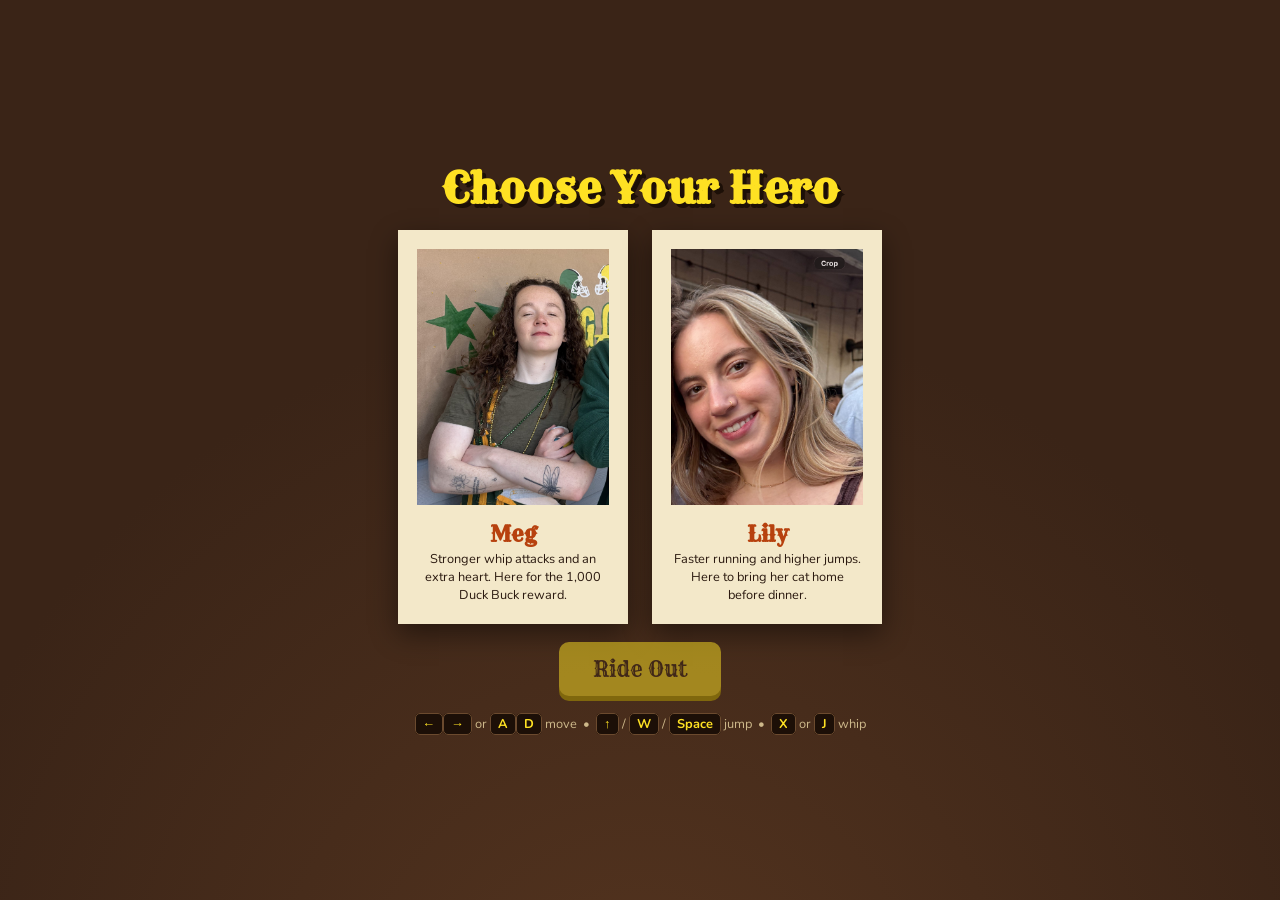
<file: play.html>
<!DOCTYPE html>
<html lang="en">
<head>
<meta charset="UTF-8">
<meta name="viewport" content="width=device-width, initial-scale=1.0, user-scalable=no">
<title>Lily and Meg's Adventure — The Hunt for Mako</title>
<link rel="preconnect" href="https://fonts.googleapis.com">
<link href="https://fonts.googleapis.com/css2?family=Rye&family=Nunito:wght@400;700;900&display=swap" rel="stylesheet">
<style>
  :root{
    --wood:#3a2417;
    --wood-light:#54341f;
    --paper:#f3e8c9;
    --paper-dark:#e3d3a8;
    --rust:#b7410e;
    --gold:#FEE123;
    --gold-deep:#b8a200;
    --ink:#2b1a10;
    --sand:#d9a85c;
    --green:#154733;
  }
  *{box-sizing:border-box;margin:0;padding:0;-webkit-tap-highlight-color:transparent;}
  html,body{height:100%;}
  body{
    font-family:'Nunito',sans-serif;
    background:var(--wood);
    color:var(--paper);
    overflow:hidden;
    user-select:none;
  }
  .rye{font-family:'Rye',serif;}
  .screen{
    position:fixed;inset:0;
    display:flex;flex-direction:column;align-items:center;justify-content:center;
    gap:18px;padding:20px;text-align:center;
    background:
      radial-gradient(circle at 50% 115%, var(--wood-light) 0%, var(--wood) 60%);
    z-index:10;
  }
  .hidden{display:none !important;}
  h1.title{
    font-family:'Rye',serif;
    font-size:clamp(2rem,7vw,4.2rem);
    color:var(--gold);
    text-shadow:4px 4px 0 #1c0f07;
    line-height:1.1;
  }
  .subtitle{font-size:clamp(.95rem,2.5vw,1.15rem);max-width:560px;color:#ecd9b0;}
  .wanted-banner{
    font-family:'Rye',serif;letter-spacing:.25em;color:var(--gold);
    border-top:2px solid var(--gold);border-bottom:2px solid var(--gold);
    padding:6px 16px;font-size:clamp(.65rem,2vw,.9rem);
  }
  button.btn{
    font-family:'Rye',serif;
    font-size:clamp(1rem,3vw,1.3rem);
    background:var(--gold);color:var(--wood);
    border:none;border-radius:10px;padding:14px 34px;cursor:pointer;
    box-shadow:0 5px 0 var(--gold-deep);
    transition:transform .08s;
  }
  button.btn:active{transform:translateY(4px);box-shadow:0 1px 0 var(--gold-deep);}
  .char-row{display:flex;gap:24px;flex-wrap:wrap;justify-content:center;}
  .char-card{
    background:var(--paper);color:var(--ink);
    padding:14px;width:min(230px,42vw);cursor:pointer;
    border:5px solid transparent;
    box-shadow:0 10px 26px rgba(0,0,0,.45);
    transition:transform .12s,border-color .12s;
  }
  .char-card:hover{transform:translateY(-6px) rotate(-1deg);}
  .char-card.selected{border-color:var(--gold);transform:translateY(-6px);}
  .char-card img{width:100%;aspect-ratio:3/4;object-fit:cover;object-position:top;}
  .char-card h3{font-family:'Rye',serif;margin-top:10px;font-size:1.3rem;color:var(--rust);}
  .char-card p{font-size:.8rem;line-height:1.4;margin-top:4px;}
  .controls-hint{font-size:.8rem;color:#cdb88a;max-width:520px;line-height:1.6;}
  kbd{
    background:#1c0f07;border-radius:5px;padding:1px 7px;
    font-family:'Nunito';font-weight:700;color:var(--gold);
    border:1px solid #6b4a2e;
  }

  /* ===== LANDING ===== */
  #landing{
    position:fixed;inset:0;overflow-y:auto;z-index:20;
    background:
      radial-gradient(circle at 50% 0%, var(--wood-light) 0%, var(--wood) 65%);
  }
  .land-hero{min-height:88svh;display:flex;flex-direction:column;align-items:center;justify-content:center;text-align:center;padding:40px 20px;}
  .land-sec{padding:54px 20px;max-width:880px;margin:0 auto;}
  .land-sec h2{font-family:'Rye',serif;color:var(--gold);font-size:clamp(1.4rem,4.5vw,2.1rem);text-align:center;margin-bottom:8px;}
  .land-sub{text-align:center;color:#cdb88a;font-size:.9rem;margin-bottom:34px;}
  .story-card{
    background:var(--paper);color:var(--ink);max-width:620px;margin:0 auto;
    padding:30px 28px;box-shadow:0 14px 40px rgba(0,0,0,.45);transform:rotate(-.6deg);
    border:1px solid var(--paper-dark);
  }
  .story-card::before{content:'\2605 BULLETIN \2605';display:block;text-align:center;font-family:'Rye',serif;letter-spacing:.3em;color:var(--rust);font-size:.75rem;margin-bottom:12px;}
  .story-card p{margin-bottom:12px;font-size:.95rem;line-height:1.6;}
  .story-card p:last-child{margin-bottom:0;font-weight:900;color:var(--rust);}

  /* the big Mako wanted poster */
  .mako-poster{
    background:var(--paper);color:var(--ink);
    max-width:340px;margin:0 auto;
    padding:26px 24px 30px;text-align:center;
    box-shadow:0 18px 50px rgba(0,0,0,.5);
    transform:rotate(1deg);
    border:10px solid var(--paper-dark);
    outline:2px solid #c9b384;
  }
  .mako-poster .w{font-family:'Rye',serif;font-size:1.8rem;letter-spacing:.2em;color:var(--ink);}
  .mako-poster .sub-w{font-family:'Rye',serif;font-size:.75rem;letter-spacing:.3em;color:var(--rust);margin-bottom:14px;}
  .mako-poster .mug{
    margin:0 auto 14px;width:170px;height:150px;
    background:#efe2bd;border:3px solid var(--ink);
    display:flex;align-items:center;justify-content:center;
  }
  .mako-poster h3{font-family:'Rye',serif;font-size:1.5rem;color:var(--ink);}
  .mako-poster .alias{font-style:italic;font-size:.8rem;margin:4px 0 10px;}
  .mako-poster .crimes{font-size:.78rem;line-height:1.6;text-align:left;border-top:2px solid var(--ink);border-bottom:2px solid var(--ink);padding:10px 4px;}
  .mako-poster .reward{font-family:'Rye',serif;margin-top:12px;font-size:1.05rem;color:var(--rust);}

  .land-chars{display:grid;grid-template-columns:repeat(auto-fit,minmax(240px,1fr));gap:26px;max-width:620px;margin:0 auto;}
  .land-char{background:var(--paper);color:var(--ink);overflow:hidden;box-shadow:0 12px 30px rgba(0,0,0,.4);}
  .land-char img{width:100%;aspect-ratio:4/5;object-fit:cover;object-position:top;display:block;}
  .land-char .cbody{padding:18px;}
  .land-char .role{color:var(--rust);font-weight:900;font-size:.7rem;letter-spacing:.15em;text-transform:uppercase;}
  .land-char h3{font-family:'Rye',serif;color:var(--ink);font-size:1.25rem;margin:2px 0 8px;}
  .land-char p{font-size:.85rem;line-height:1.5;}
  .land-char .perk{margin-top:10px;background:var(--wood);color:var(--gold);padding:7px 11px;font-size:.75rem;font-weight:700;}
  .trail-list{max-width:580px;margin:0 auto;list-style:none;}
  .trail-list li{display:flex;gap:16px;align-items:flex-start;padding:15px 0;border-bottom:1px dashed rgba(254,225,35,.3);}
  .trail-list li:last-child{border-bottom:none;}
  .marker{flex:none;width:42px;height:42px;border-radius:50%;background:var(--gold);display:flex;align-items:center;justify-content:center;font-size:1.15rem;box-shadow:0 4px 0 var(--gold-deep);}
  .trail-list h3{font-family:'Rye',serif;color:var(--gold);font-size:1rem;}
  .trail-list p{font-size:.83rem;color:#ecd9b0;line-height:1.5;}
  .land-end{text-align:center;padding:50px 20px 70px;}
  .land-foot{text-align:center;padding:0 16px 30px;font-size:.72rem;color:#a08456;}

  /* ===== game layer ===== */
  #gameWrap{position:fixed;inset:0;background:#9fd4e8;}
  canvas{display:block;width:100%;height:100%;}
  #hud{
    position:fixed;top:0;left:0;right:0;
    display:flex;align-items:center;gap:14px;
    padding:10px 14px;pointer-events:none;z-index:5;
  }
  #hudFace{
    width:52px;height:52px;border-radius:50%;
    object-fit:cover;object-position:top;
    border:3px solid var(--gold);background:#fff;
  }
  #hearts{font-size:1.4rem;letter-spacing:2px;filter:drop-shadow(1px 2px 0 rgba(0,0,0,.3));}
  #coinBox{
    font-weight:900;color:var(--wood);background:var(--gold);
    border-radius:99px;padding:4px 14px;box-shadow:0 3px 0 rgba(0,0,0,.25);
  }
  #zoneName{
    margin-left:auto;font-family:'Rye',serif;color:var(--ink);
    background:rgba(243,232,201,.9);padding:4px 14px;
    font-size:clamp(.7rem,2.2vw,1rem);
    border:2px solid var(--wood);
  }
  #dialogue{
    position:fixed;left:50%;bottom:110px;transform:translateX(-50%);
    width:min(640px,92vw);
    background:var(--paper);color:var(--ink);
    border:4px solid var(--wood);
    padding:16px 18px;z-index:6;
    box-shadow:0 10px 30px rgba(0,0,0,.4);
  }
  #dialogue h4{font-family:'Rye',serif;color:var(--rust);margin-bottom:6px;}
  #dialogue p{font-size:.95rem;line-height:1.5;margin-bottom:12px;}
  .choices{display:flex;gap:10px;flex-wrap:wrap;}
  .choices button{
    flex:1;min-width:150px;
    font-family:'Nunito';font-weight:900;font-size:.85rem;
    background:var(--wood);color:var(--paper);
    border:none;padding:10px 12px;cursor:pointer;
  }
  .choices button:hover{background:var(--wood-light);}
  #touch{position:fixed;bottom:0;left:0;right:0;display:flex;justify-content:space-between;padding:14px 16px;z-index:5;}
  .tgroup{display:flex;gap:12px;}
  .tbtn{
    width:64px;height:64px;border-radius:50%;
    background:rgba(58,36,23,.55);
    border:3px solid rgba(254,225,35,.8);
    color:var(--gold);font-size:1.5rem;font-weight:900;
    display:flex;align-items:center;justify-content:center;
    touch-action:none;
  }
  @media (hover:hover) and (pointer:fine){ #touch{display:none;} }
  #toast{
    position:fixed;top:74px;left:50%;transform:translateX(-50%);
    background:var(--wood);color:var(--gold);
    font-weight:900;padding:8px 20px;border-radius:99px;
    z-index:7;opacity:0;transition:opacity .3s;
    border:2px solid var(--gold);pointer-events:none;
    font-size:.9rem;text-align:center;
  }
  #bossBar{
    position:fixed;top:64px;left:50%;transform:translateX(-50%);
    width:min(380px,80vw);z-index:5;display:none;
  }
  #bossBar .label{font-family:'Rye',serif;text-align:center;color:var(--paper);font-size:.8rem;text-shadow:1px 1px 0 #000;margin-bottom:3px;}
  #bossBar .bar{height:14px;background:rgba(0,0,0,.45);border:2px solid var(--paper);}
  #bossBar .fill{height:100%;background:var(--rust);width:100%;transition:width .2s;}
</style>
</head>
<body>

<!-- ============ CHARACTER SELECT ============ -->
<div id="charScreen" class="screen">
  <h1 class="title" style="font-size:clamp(1.6rem,5vw,2.6rem)">Choose Your Hero</h1>
  <div class="char-row">
    <div class="char-card" id="cardMeg" onclick="selectChar('meg')">
      <img class="meg-src" alt="Meg">
      <h3>Meg</h3>
      <p>Stronger whip attacks and an extra heart. Here for the 1,000 Duck Buck reward.</p>
    </div>
    <div class="char-card" id="cardLily" onclick="selectChar('lily')">
      <img class="lily-src" alt="Lily">
      <h3>Lily</h3>
      <p>Faster running and higher jumps. Here to bring her cat home before dinner.</p>
    </div>
  </div>
  <button class="btn" id="playBtn" disabled style="opacity:.5">Ride Out</button>
  <p class="controls-hint">
    <kbd>&#8592;</kbd><kbd>&#8594;</kbd> or <kbd>A</kbd><kbd>D</kbd> move &nbsp;&bull;&nbsp;
    <kbd>&#8593;</kbd> / <kbd>W</kbd> / <kbd>Space</kbd> jump &nbsp;&bull;&nbsp;
    <kbd>X</kbd> or <kbd>J</kbd> whip
  </p>
</div>

<!-- ============ WIN SCREEN ============ -->
<div id="winScreen" class="screen hidden">
  <div class="wanted-banner">&#9733; FUGITIVE APPREHENDED &#9733;</div>
  <h1 class="title" style="font-size:clamp(1.8rem,6vw,3.2rem)">Mako Is<br>Grounded!</h1>
  <p class="subtitle" id="winText"></p>
  <button class="btn" onclick="location.reload()">Play Again</button>
  <a href="index.html" style="color:var(--gold);font-size:.85rem;">&larr; Back to game home</a>
</div>

<!-- ============ GAME ============ -->
<div id="gameWrap" class="hidden">
  <canvas id="game"></canvas>
  <div id="hud">
    <img id="hudFace" alt="">
    <span id="hearts"></span>
    <span id="coinBox">&#129414; 0</span>
    <span id="zoneName">Willamette Riverfront</span>
  </div>
  <div id="bossBar">
    <div class="label">MAKO — THE WHISKERED BANDIT</div>
    <div class="bar"><div class="fill" id="bossFill"></div></div>
  </div>
  <div id="dialogue" class="hidden">
    <h4 id="dTitle"></h4>
    <p id="dText"></p>
    <div class="choices" id="dChoices"></div>
  </div>
  <div id="toast"></div>
  <div id="touch">
    <div class="tgroup">
      <div class="tbtn" id="tLeft">&#9664;</div>
      <div class="tbtn" id="tRight">&#9654;</div>
    </div>
    <div class="tgroup">
      <div class="tbtn" id="tAttack">&#10038;</div>
      <div class="tbtn" id="tJump">&#9650;</div>
    </div>
  </div>
</div>

<script>
"use strict";
/* =====================================================
   LILY & MEG'S ADVENTURE — THE HUNT FOR MAKO
   A western run-and-whip platformer set in Eugene, OR
   ===================================================== */

const $ = id => document.getElementById(id);

// ---------- embedded character photos ----------
const MEG_IMG = "Meg.jpg";
const LILY_IMG = "lily.png";
document.querySelectorAll('img.meg-src').forEach(i=>i.src=MEG_IMG);
document.querySelectorAll('img.lily-src').forEach(i=>i.src=LILY_IMG);

// ---------- screens ----------
let chosen = null;

function selectChar(c){
  chosen = c;
  $('cardMeg').classList.toggle('selected', c==='meg');
  $('cardLily').classList.toggle('selected', c==='lily');
  const b = $('playBtn'); b.disabled = false; b.style.opacity = 1;
}
window.selectChar = selectChar;

$('playBtn').onclick = () => {
  if(!chosen) return;
  $('charScreen').classList.add('hidden');
  $('gameWrap').classList.remove('hidden');
  startGame(chosen);
};

// ---------- canvas ----------
const cv = $('game'), ctx = cv.getContext('2d');
let W=0,H=0,SCALE=1;
function resize(){
  W = cv.width  = window.innerWidth  * devicePixelRatio;
  H = cv.height = window.innerHeight * devicePixelRatio;
  SCALE = H / 560;
}
window.addEventListener('resize', resize); resize();

// ---------- world ----------
const WORLD_W = 7600;
const GROUND_Y = 470;
const GRAV = 0.62, MOVE = 0.85, MAXVX = 5.2, JUMP = -12.6, FRICTION = 0.82;

const gaps = [ [1280,1420], [2980,3120], [4660,4830], [6120,6260] ];

const plats = [
  [1240,395,80],[1330,350,90],
  [1700,380,110],[2150,360,120],
  [2930,390,90],[3040,345,100],
  [3450,370,130],[3900,330,110],
  [4600,400,80],[4700,355,90],[4790,395,80],
  [5200,360,140],[5650,330,120],
  [6080,395,80],[6180,350,95],
  [6600,370,130],[6950,320,120],[7180,275,110]
];

const zones = [
  [0,    "Willamette Riverfront"],
  [1450, "Skinner Butte"],
  [2700, "Eugene Saturday Market"],
  [4000, "Hayward Field"],
  [5350, "Autzen Stadium"],
  [6500, "Spencer Butte Summit Trail"]
];

let coins = [];
function seedCoins(){
  coins = [];
  const spots = [300,420,540,900,1050,1265,1370,1740,1980,2180,2400,2620,
                 2960,3075,3300,3490,3700,3940,4200,4420,4630,4725,4815,
                 5000,5240,5500,5690,5900,6110,6210,6450,6640,6850,6990,7210];
  for(const x of spots){
    let y = GROUND_Y - 60;
    for(const p of plats){ if(x>=p[0]-10 && x<=p[0]+p[2]+10) y = p[1]-42; }
    coins.push({x, y, taken:false});
  }
}

/* ---------- enemies: every villain is Mako (well... a decoy) ----------
   prowler — a Mako decoy that paces the ground
   swooper — a Mako decoy that pounces from the air
   tumbler — a Mako decoy curled into a rolling furball
   boss    — the REAL Mako, waiting at the summit                      */
let enemies = [], boss = null;
function seedEnemies(){
  enemies = [
    prowler(760), prowler(1850), swooper(1100,330), tumbler(2300),
    prowler(2550), swooper(2870,300), prowler(3350), tumbler(3650),
    swooper(3520,310), prowler(4150), tumbler(4350), prowler(4980),
    swooper(4740,300), prowler(5450), tumbler(5750), prowler(5980),
    swooper(6160,305), prowler(6700), tumbler(7050)
  ];
  boss = {kind:'boss', x:7280, y:GROUND_Y-58, w:54, h:58, dir:-1,
          range:[7160,7330], hp:10, maxHp:10, dead:false, t:0, lungeT:0};
  enemies.push(boss);
}
function prowler(x){ return {kind:'prowler', x, y:GROUND_Y-30, w:38, h:30, dir:1, range:[x-110,x+110], hp:2, dead:false, t:Math.random()*9}; }
function swooper(x,y){ return {kind:'swooper', x, y, baseY:y, w:40, h:28, hp:2, dead:false, t:Math.random()*9}; }
function tumbler(x){ return {kind:'tumbler', x, y:GROUND_Y-26, w:26, h:26, vy:0, dir:1, range:[x-140,x+140], hp:1, dead:false, t:0}; }

// ---------- landmark events ----------
let events;
function seedEvents(){
  events = [
    { x:1500, done:false, title:"Skinner Butte",
      text:"A hiker at the foot of Skinner Butte points up the trail. \"A grey cat with a red bandana came through at dawn, dragging something shiny. Smug little thing. Here — take something for the road.\"",
      choices:[
        {label:"Granola bar (+1 heart)", effect:s=>{s.hp=Math.min(s.maxHp,s.hp+1);}, toast:"+1 heart!"},
        {label:"Trail gossip (+5 Duck Bucks)", effect:s=>{s.coins+=5;}, toast:"\"His decoys can't swim!\" +5"}
      ]},
    { x:2780, done:false, title:"Eugene Saturday Market",
      text:"The Saturday Market is in chaos — Mako's decoy gang cleaned out an entire salmon stall. The vendor wipes her hands: \"Catch that cat and the city owes you. Meanwhile, take your pick.\"",
      choices:[
        {label:"Hearty soup (+1 heart)", effect:s=>{s.hp=Math.min(s.maxHp,s.hp+1);}, toast:"Warm and restored! +1 heart"},
        {label:"Lucky bandana (+8 Duck Bucks)", effect:s=>{s.coins+=8;}, toast:"Stylish AND profitable! +8"}
      ]},
    { x:4080, done:false, title:"Hayward Field",
      text:"The scene of the crime. The coach shakes his head: \"Saw the whole thing. That cat cleared the fence like a champion hurdler. You'll need training to catch him — pick your event.\"",
      choices:[
        {label:"Sprint training (move faster!)", effect:s=>{s.speedBoost*=1.15;}, toast:"Track speed unlocked!"},
        {label:"High-jump drills (jump higher!)", effect:s=>{s.jumpBoost*=1.09;}, toast:"Hayward hops unlocked!"}
      ]},
    { x:5430, done:false, title:"Autzen Stadium",
      text:"The Autzen groundskeeper looks haunted. \"Decoy cats in the bleachers. Decoy cats in the end zone. The real one went up the butte with the Duck. Finish this — and take a boost.\"",
      choices:[
        {label:"Full heal + 1 max heart", effect:s=>{s.maxHp+=1; s.hp=s.maxHp;}, toast:"GO DUCKS! Max hearts up!"},
        {label:"Pocketful of Duck Bucks (+12)", effect:s=>{s.coins+=12;}, toast:"Cha-ching! +12"}
      ]},
    { x:6560, done:false, title:"Spencer Butte Trailhead",
      text:"Paw prints everywhere. Fresh ones. Above the treeline you spot a small grey silhouette with a golden duck under one arm. Mako is waiting at the summit. This ends now.",
      choices:[
        {label:"Showdown time.", effect:()=>{}, toast:"To the summit!"}
      ]}
  ];
}

// ---------- player ----------
let P, cam, running=false, paused=false, won=false;

function startGame(char){
  seedCoins(); seedEnemies(); seedEvents();
  P = {
    char,
    x:120, y:GROUND_Y-60, w:30, h:56,
    vx:0, vy:0, onGround:false, face:1,
    hp: char==='meg'?4:3,
    maxHp: char==='meg'?4:3,
    coins:0,
    atkPower: char==='meg'?2:1,
    speedBoost: char==='lily'?1.12:1,
    jumpBoost:  char==='lily'?1.05:1,
    attackT:0, hurtT:0, checkpoint:{x:120,y:GROUND_Y-60},
    walkT:0
  };
  $('hudFace').src = char==='meg' ? MEG_IMG : LILY_IMG;
  cam = {x:0};
  running = true; won=false;
  updateHud();
  requestAnimationFrame(loop);
}

// ---------- input ----------
const keys = {};
window.addEventListener('keydown', e=>{
  keys[e.key.toLowerCase()] = true;
  if([' ','arrowup','arrowdown','arrowleft','arrowright'].includes(e.key.toLowerCase())) e.preventDefault();
});
window.addEventListener('keyup', e=> keys[e.key.toLowerCase()] = false);

function bindTouch(id,key){
  const el = $(id);
  const on  = e=>{e.preventDefault(); keys[key]=true;};
  const off = e=>{e.preventDefault(); keys[key]=false;};
  el.addEventListener('touchstart',on); el.addEventListener('touchend',off); el.addEventListener('touchcancel',off);
}
bindTouch('tLeft','arrowleft'); bindTouch('tRight','arrowright');
bindTouch('tJump','arrowup');   bindTouch('tAttack','x');

// ---------- helpers ----------
function overGap(x){ return gaps.some(g => x>g[0] && x<g[1]); }
function showToast(msg){
  const t = $('toast'); t.textContent = msg; t.style.opacity = 1;
  clearTimeout(t._tm); t._tm = setTimeout(()=>t.style.opacity=0, 1800);
}
function updateHud(){
  $('hearts').textContent = '\u2764\uFE0F'.repeat(P.hp) + '\uD83D\uDDA4'.repeat(P.maxHp-P.hp);
  $('coinBox').textContent = '\uD83E\uDD86 ' + P.coins;
  let zn = zones[0][1];
  for(const z of zones) if(P.x >= z[0]) zn = z[1];
  $('zoneName').textContent = zn;
}
function updateBossBar(){
  const bar = $('bossBar');
  if(!boss || boss.dead || P.x < 6900){ bar.style.display='none'; return; }
  bar.style.display='block';
  $('bossFill').style.width = (100*boss.hp/boss.maxHp) + '%';
}

// ---------- dialogue ----------
function openDialogue(ev){
  paused = true;
  $('dTitle').textContent = ev.title;
  $('dText').textContent = ev.text;
  const box = $('dChoices'); box.innerHTML='';
  ev.choices.forEach(c=>{
    const b = document.createElement('button');
    b.textContent = c.label;
    b.onclick = ()=>{
      c.effect(P);
      showToast(c.toast);
      $('dialogue').classList.add('hidden');
      paused = false;
      updateHud();
    };
    box.appendChild(b);
  });
  $('dialogue').classList.remove('hidden');
}

// ---------- update ----------
function update(){
  if(paused) return;

  const L = keys['arrowleft']||keys['a'], R = keys['arrowright']||keys['d'];
  if(L){ P.vx -= MOVE*P.speedBoost; P.face=-1; }
  if(R){ P.vx += MOVE*P.speedBoost; P.face=1; }
  if(!L&&!R) P.vx *= FRICTION;
  const mx = MAXVX*P.speedBoost;
  P.vx = Math.max(-mx, Math.min(mx, P.vx));

  if((keys['arrowup']||keys['w']||keys[' ']) && P.onGround){
    P.vy = JUMP*P.jumpBoost; P.onGround = false;
  }

  if((keys['x']||keys['j']) && P.attackT<=0) P.attackT = 22;
  if(P.attackT>0) P.attackT--;
  if(P.hurtT>0) P.hurtT--;

  P.vy += GRAV;
  P.x += P.vx;
  P.y += P.vy;
  P.x = Math.max(10, Math.min(WORLD_W-40, P.x));
  if(Math.abs(P.vx)>.5 && P.onGround) P.walkT++;

  P.onGround = false;
  const feet = P.y + P.h;
  if(!overGap(P.x + P.w/2)){
    if(feet >= GROUND_Y && P.vy >= 0 && feet - P.vy <= GROUND_Y + 14){
      P.y = GROUND_Y - P.h; P.vy = 0; P.onGround = true;
    }
  }
  for(const p of plats){
    if(P.x+P.w > p[0] && P.x < p[0]+p[2]){
      if(feet >= p[1] && feet - P.vy <= p[1]+12 && P.vy >= 0){
        P.y = p[1]-P.h; P.vy = 0; P.onGround = true;
      }
    }
  }

  if(P.y > 700){ hurt(1, true); }

  for(const z of zones){
    if(P.x >= z[0] && P.checkpoint.x < z[0]){
      P.checkpoint = {x:z[0]+30, y:GROUND_Y-60};
    }
  }

  for(const c of coins){
    if(c.taken) continue;
    if(Math.abs(P.x+P.w/2 - c.x) < 26 && Math.abs(P.y+P.h/2 - c.y) < 36){
      c.taken = true; P.coins++; updateHud();
    }
  }

  // enemies — Mako's decoy gang (and the real Mako at the end)
  for(const e of enemies){
    if(e.dead) continue;
    e.t += .1;
    if(e.kind==='prowler'){
      e.x += e.dir*1.3;
      if(e.x < e.range[0] || e.x > e.range[1]) e.dir*=-1;
    }else if(e.kind==='swooper'){
      e.y = e.baseY + Math.sin(e.t*.8)*18;
      e.x += Math.cos(e.t*.5)*.5;
    }else if(e.kind==='tumbler'){
      e.x += e.dir*2.1;
      if(e.x < e.range[0] || e.x > e.range[1]) e.dir*=-1;
      e.vy += GRAV;
      e.y += e.vy;
      if(e.y+e.h >= GROUND_Y){ e.y = GROUND_Y-e.h; e.vy = -9; }
    }else if(e.kind==='boss'){
      // the real Mako: stalks back and forth, lunges at the hero
      e.lungeT--;
      const dist = Math.abs((P.x+P.w/2)-(e.x+e.w/2));
      if(dist < 320 && e.lungeT < -90){ e.lungeT = 36; }     // wind up a lunge
      if(e.lungeT > 0){
        e.x += (P.x > e.x ? 3.4 : -3.4);
      }else{
        e.x += e.dir*1.1;
        if(e.x < e.range[0]) e.dir = 1;
        if(e.x > e.range[1]) e.dir = -1;
      }
      e.x = Math.max(6960, Math.min(7430, e.x));
    }

    // whip hit
    if(P.attackT > 12){
      const reach = 58;
      const hx = P.face===1 ? P.x+P.w : P.x-reach;
      if(e.x+e.w > hx && e.x < hx+reach && Math.abs((e.y+e.h/2)-(P.y+P.h/2)) < 60){
        e.hp -= P.atkPower;
        if(e.hp<=0){
          e.dead = true;
          if(e.kind==='boss'){
            P.coins += 25; showToast("Mako surrenders the Golden Duck! +25");
          }else{
            P.coins += 3; showToast("A decoy! It was a decoy Mako! +3");
          }
          updateHud();
        }
        else { e.x += P.face*(e.kind==='boss'?20:36); }
        P.attackT = 12;
      }
    }
    // touch damage
    if(!e.dead && P.hurtT<=0 &&
       P.x+P.w > e.x && P.x < e.x+e.w &&
       P.y+P.h > e.y && P.y < e.y+e.h){
      hurt(1,false);
      P.vx = (P.x < e.x ? -7 : 7);
      P.vy = -6;
    }
  }
  updateBossBar();

  for(const ev of events){
    if(!ev.done && P.x >= ev.x){ ev.done = true; openDialogue(ev); }
  }

  // WIN — only after the real Mako is caught
  if(boss.dead && P.x > 7380 && !won){
    won = true; running = false;
    const name = P.char==='meg' ? 'Meg' : 'Lily';
    const ending = P.char==='lily'
      ? "Lily scooped up her fugitive cat, who immediately began purring like nothing happened. \"You are SO grounded,\" she whispered into his fur."
      : "Meg collected the full 1,000 Duck Buck reward and personally escorted the Whiskered Bandit home to Lily — who grounded him on the spot.";
    $('winText').textContent =
      name + " cornered Mako on the summit of Spencer Butte and pried the Golden Duck from his paws. " + ending +
      " The statue was returned to Hayward Field by sundown. Trail earnings: " + P.coins + " Duck Bucks!";
    $('gameWrap').classList.add('hidden');
    $('winScreen').classList.remove('hidden');
  }

  const viewW = W/SCALE;
  cam.x = Math.max(0, Math.min(WORLD_W - viewW, P.x - viewW*0.42));
}

function hurt(n, fell){
  P.hp -= n; P.hurtT = 70;
  if(P.hp <= 0 || fell){
    if(P.hp<=0){ P.hp = P.maxHp; showToast("Mako got the drop on you! Back to the last landmark\u2026"); }
    else showToast("Splash!");
    P.x = P.checkpoint.x; P.y = P.checkpoint.y; P.vx=0; P.vy=0;
  }
  updateHud();
}

// ---------- drawing ----------
function loop(){
  if(running){ update(); draw(); requestAnimationFrame(loop); }
}

function draw(){
  ctx.setTransform(1,0,0,1,0,0);
  ctx.clearRect(0,0,W,H);
  ctx.setTransform(SCALE,0,0,SCALE, -cam.x*SCALE, 0);

  const vx0 = cam.x, vx1 = cam.x + W/SCALE;

  // desert sky — pale blue fading to dusty horizon
  const sky = ctx.createLinearGradient(0,0,0,560);
  sky.addColorStop(0,'#9fd4e8');
  sky.addColorStop(.62,'#cfe3d8');
  sky.addColorStop(1,'#f0d9a6');
  ctx.fillStyle = sky; ctx.fillRect(vx0,-200,vx1-vx0,900);

  drawDesertBackdrop(vx0,vx1);
  drawLandmarks(vx0,vx1);

  // ground — dry sandstone, flat and quiet like a classic canyon level
  for(let gx = Math.floor(vx0/40)*40; gx < vx1; gx+=40){
    if(overGap(gx+20)) continue;
    ctx.fillStyle = '#c99b5e';
    ctx.fillRect(gx,GROUND_Y,40,14);
    ctx.fillStyle = '#9c6a3d';
    ctx.fillRect(gx,GROUND_Y+14,40,46);
    ctx.fillStyle = '#7e5230';
    ctx.fillRect(gx,GROUND_Y+60,40,80);
  }
  // sparse pebbles on the ledge line (static)
  ctx.fillStyle = '#8a5a33';
  for(let gx = Math.floor(vx0/160)*160; gx < vx1; gx+=160){
    if(!overGap(gx+12)) ctx.fillRect(gx+12,GROUND_Y-4,8,4);
    if(!overGap(gx+90)) ctx.fillRect(gx+90,GROUND_Y-3,5,3);
  }
  // river gulches
  for(const g of gaps){
    if(g[1]<vx0||g[0]>vx1) continue;
    ctx.fillStyle = '#8a5a33';
    ctx.fillRect(g[0]-6,GROUND_Y,6,140); ctx.fillRect(g[1],GROUND_Y,6,140);
    ctx.fillStyle = '#5f87a8';
    ctx.fillRect(g[0],GROUND_Y+48,g[1]-g[0],100);
    ctx.fillStyle = 'rgba(255,255,255,.25)';
    ctx.fillRect(g[0],GROUND_Y+48,g[1]-g[0],4);
  }
  // wooden plank platforms
  for(const p of plats){
    if(p[0]+p[2]<vx0||p[0]>vx1) continue;
    ctx.fillStyle = '#7e4f2a'; ctx.fillRect(p[0],p[1],p[2],14);
    ctx.fillStyle = '#9c6a3d'; ctx.fillRect(p[0],p[1],p[2],4);
    ctx.strokeStyle = '#5e3a1e'; ctx.lineWidth = 1;
    for(let bx = p[0]+22; bx < p[0]+p[2]; bx+=22){
      ctx.beginPath(); ctx.moveTo(bx,p[1]); ctx.lineTo(bx,p[1]+14); ctx.stroke();
    }
  }

  // duck buck coins — calm, no bobbing
  for(const c of coins){
    if(c.taken || c.x<vx0-40 || c.x>vx1+40) continue;
    ctx.fillStyle = '#FEE123'; ctx.beginPath(); ctx.arc(c.x,c.y,11,0,7); ctx.fill();
    ctx.strokeStyle = '#b8a200'; ctx.lineWidth=2; ctx.stroke();
    ctx.fillStyle = '#9c6a3d'; ctx.font='bold 11px Nunito'; ctx.textAlign='center'; ctx.textBaseline='middle';
    ctx.fillText('\uD83E\uDD86', c.x, c.y+1);
  }

  for(const e of enemies){ if(!e.dead && e.x>vx0-80 && e.x<vx1+120) drawEnemy(e); }

  drawFlag(7440);
  drawPlayer();
}

/* ---------- desert canyon backdrop: flat mesas, cacti, quiet ---------- */
function drawDesertBackdrop(vx0,vx1){
  // far mesa layer
  ctx.save();
  ctx.translate(cam.x*0.6,0);
  ctx.fillStyle = '#d8b07a';
  for(let i=-1;i<14;i++){
    const mx = i*620;
    mesa(mx, 470, 280, 130);
    mesa(mx+360, 470, 160, 90);
  }
  ctx.restore();
  // near mesa layer
  ctx.save();
  ctx.translate(cam.x*0.35,0);
  ctx.fillStyle = '#c2925a';
  for(let i=-1;i<11;i++){
    const mx = i*840+200;
    mesa(mx, 470, 230, 180);
  }
  ctx.restore();
  // mid-ground cacti & dry brush
  ctx.save();
  ctx.translate(cam.x*0.15,0);
  for(let i=0;i<30;i++){
    const tx = i*380+70;
    if(((i*13)%4)===0) deadBush(tx, 468);
    else saguaro(tx, 470, .8+((i*37)%3)*.22);
  }
  ctx.restore();
}
function mesa(x, baseY, w, h){
  // flat-topped butte with a slight taper
  ctx.beginPath();
  ctx.moveTo(x, baseY);
  ctx.lineTo(x+w*0.12, baseY-h);
  ctx.lineTo(x+w*0.88, baseY-h);
  ctx.lineTo(x+w, baseY);
  ctx.closePath(); ctx.fill();
}
function saguaro(x, baseY, s){
  ctx.fillStyle = '#4e7a4a';
  const w = 12*s, h = 70*s;
  ctx.fillRect(x-w/2, baseY-h, w, h);                       // trunk
  ctx.fillRect(x-w/2-14*s, baseY-h*0.62, 10*s, 26*s);       // left arm up
  ctx.fillRect(x-w/2-14*s, baseY-h*0.62, 16*s, 9*s);
  ctx.fillRect(x+w/2+4*s,  baseY-h*0.48, 10*s, 20*s);       // right arm
  ctx.fillRect(x+w/2-6*s,  baseY-h*0.48, 16*s, 9*s);
}
function deadBush(x, baseY){
  ctx.strokeStyle = '#8a6a3d'; ctx.lineWidth = 2;
  ctx.beginPath();
  ctx.moveTo(x,baseY); ctx.lineTo(x-7,baseY-13);
  ctx.moveTo(x,baseY); ctx.lineTo(x+1,baseY-16);
  ctx.moveTo(x,baseY); ctx.lineTo(x+8,baseY-11);
  ctx.stroke();
}
function fir(x,baseY,s,color){
  ctx.fillStyle = color;
  for(let l=0;l<3;l++){
    const w = (54-l*13)*s, h=34*s, y = baseY-(l*26*s);
    ctx.beginPath();
    ctx.moveTo(x, y-h); ctx.lineTo(x-w/2,y); ctx.lineTo(x+w/2,y); ctx.fill();
  }
  ctx.fillStyle = '#5b3a1e';
  ctx.fillRect(x-4*s,baseY,8*s,14*s);
}

function sign(x, label){
  ctx.fillStyle = '#5e3a1e'; ctx.fillRect(x-4,GROUND_Y-66,8,66);
  ctx.fillStyle = '#f3e8c9'; ctx.fillRect(x-66,GROUND_Y-96,132,36);
  ctx.strokeStyle = '#5e3a1e'; ctx.lineWidth = 3; ctx.strokeRect(x-66,GROUND_Y-96,132,36);
  ctx.fillStyle = '#2b1a10'; ctx.font = 'bold 11px Nunito';
  ctx.textAlign = 'center'; ctx.textBaseline='middle';
  ctx.fillText(label, x, GROUND_Y-78, 124);
}

function drawLandmarks(vx0,vx1){
  // Skinner Butte — a sandstone butte with firs on top
  if(2400>vx0 && 1450<vx1){
    ctx.fillStyle = '#b5713d';
    ctx.beginPath(); ctx.moveTo(1500,GROUND_Y);
    ctx.lineTo(1640,200); ctx.lineTo(2260,200); ctx.lineTo(2400,GROUND_Y);
    ctx.closePath(); ctx.fill();
    ctx.fillStyle = '#9c5c33';
    ctx.fillRect(1640,200,620,16);
    fir(1800,200,.9,'#3c6b44'); fir(1980,196,1,'#2e5a38'); fir(2150,200,.85,'#3c6b44');
    sign(1520,"SKINNER BUTTE");
  }
  // Saturday Market — canvas-awning frontier stalls
  if(3600>vx0 && 2700<vx1){
    for(let i=0;i<3;i++){
      const sx = 2820+i*240;
      ctx.fillStyle = '#8a5a33'; ctx.fillRect(sx,GROUND_Y-100,150,100);          // wood stall
      ctx.strokeStyle = '#5e3a1e'; ctx.lineWidth=2; ctx.strokeRect(sx,GROUND_Y-100,150,100);
      ctx.fillStyle = i%2 ? '#b7410e' : '#f3e8c9';                               // awning
      ctx.beginPath(); ctx.moveTo(sx-10,GROUND_Y-100);
      ctx.lineTo(sx+75,GROUND_Y-132); ctx.lineTo(sx+160,GROUND_Y-100); ctx.fill();
      ctx.fillStyle = '#2b1a10';
      ctx.fillRect(sx+18,GROUND_Y-56,46,56); ctx.fillRect(sx+90,GROUND_Y-56,46,56);
    }
    sign(2760,"SATURDAY MARKET");
  }
  // Hayward Field — tower + track
  if(4750>vx0 && 4000<vx1){
    ctx.fillStyle = '#a8542e';
    ctx.fillRect(4080,GROUND_Y-8,520,8);
    ctx.fillStyle = '#f3e8c9';
    for(let i=0;i<9;i++) ctx.fillRect(4090+i*58,GROUND_Y-6,30,2);
    ctx.fillStyle = '#d9cfc0';
    ctx.beginPath(); ctx.moveTo(4360,GROUND_Y-8); ctx.lineTo(4385,GROUND_Y-235); ctx.lineTo(4430,GROUND_Y-235); ctx.lineTo(4455,GROUND_Y-8); ctx.fill();
    ctx.fillStyle = '#154733'; ctx.fillRect(4385,GROUND_Y-235,45,16);
    ctx.fillStyle = '#FEE123'; ctx.font='bold 12px Nunito'; ctx.textAlign='center';
    ctx.fillText('O', 4407, GROUND_Y-222);
    ctx.fillStyle = '#b09a86';
    ctx.beginPath(); ctx.moveTo(4460,GROUND_Y-8); ctx.quadraticCurveTo(4560,GROUND_Y-150,4660,GROUND_Y-8); ctx.fill();
    sign(4040,"HAYWARD FIELD");
  }
  // Autzen Stadium — weathered frontier arena
  if(6100>vx0 && 5350<vx1){
    ctx.fillStyle = '#154733';
    ctx.beginPath(); ctx.moveTo(5480,GROUND_Y); ctx.quadraticCurveTo(5740,GROUND_Y-260,6000,GROUND_Y); ctx.fill();
    ctx.fillStyle = '#FEE123'; ctx.font="bold 26px 'Rye'"; ctx.textAlign='center';
    ctx.fillText('AUTZEN', 5740, GROUND_Y-90);
    ctx.fillStyle = '#8a8378';
    ctx.fillRect(5560,GROUND_Y-170,10,60); ctx.fillRect(5910,GROUND_Y-170,10,60);
    ctx.fillStyle = '#d9cfc0';
    ctx.fillRect(5544,GROUND_Y-186,42,16); ctx.fillRect(5894,GROUND_Y-186,42,16);
    sign(5390,"AUTZEN STADIUM");
  }
  // Spencer Butte — the rocky summit where Mako waits
  if(7600>vx0 && 6500<vx1){
    ctx.fillStyle = '#a3653a';
    ctx.beginPath(); ctx.moveTo(6560,GROUND_Y);
    ctx.lineTo(6900,180); ctx.lineTo(7250,140); ctx.lineTo(7600,GROUND_Y);
    ctx.closePath(); ctx.fill();
    ctx.fillStyle = '#7e6a5a';
    ctx.beginPath(); ctx.moveTo(7020,250); ctx.lineTo(7110,140); ctx.lineTo(7220,240); ctx.closePath(); ctx.fill();
    fir(6750,360,1.1,'#2e5a38'); fir(6900,300,.95,'#3c6b44'); fir(7300,300,1,'#2e5a38');
    sign(6540,"SPENCER BUTTE");
  }
}

function drawFlag(x){
  ctx.fillStyle='#8a8378'; ctx.fillRect(x,GROUND_Y-130,5,130);
  ctx.fillStyle='#FEE123';
  ctx.beginPath(); ctx.moveTo(x+5,GROUND_Y-130); ctx.lineTo(x+70,GROUND_Y-112); ctx.lineTo(x+5,GROUND_Y-94); ctx.fill();
  ctx.fillStyle='#154733'; ctx.font='bold 13px Nunito'; ctx.textAlign='left';
  ctx.fillText('\uD83C\uDFC6', x+16, GROUND_Y-106);
}

/* ---------- every villain is Mako: a grey cat in a red bandit bandana ---------- */
function catBody(s, crouch){
  // shared Mako body, drawn around origin at the cat's center
  ctx.fillStyle='#3b3b3b';
  ctx.beginPath(); ctx.ellipse(0,4*s,15*s,(crouch?8:10)*s,0,0,7); ctx.fill();   // body
  ctx.beginPath(); ctx.arc(13*s,-5*s,8*s,0,7); ctx.fill();                       // head
  ctx.beginPath(); ctx.moveTo(8*s,-11*s); ctx.lineTo(10*s,-18*s); ctx.lineTo(13*s,-11*s); ctx.fill();   // ears
  ctx.beginPath(); ctx.moveTo(14*s,-11*s); ctx.lineTo(17*s,-18*s); ctx.lineTo(19*s,-11*s); ctx.fill();
  ctx.strokeStyle='#3b3b3b'; ctx.lineWidth=3*s;
  ctx.beginPath(); ctx.moveTo(-14*s,0); ctx.quadraticCurveTo(-23*s,-12*s,-16*s,-18*s); ctx.stroke();    // tail
  // the red bandit bandana
  ctx.fillStyle='#b7410e';
  ctx.beginPath(); ctx.moveTo(7*s,-2*s); ctx.lineTo(19*s,-2*s); ctx.lineTo(13*s,6*s); ctx.closePath(); ctx.fill();
  // green eyes
  ctx.fillStyle='#9fe070';
  ctx.fillRect(13*s,-8*s,3*s,3*s); ctx.fillRect(18*s,-8*s,3*s,3*s);
}
function drawEnemy(e){
  ctx.save(); ctx.translate(e.x+e.w/2, e.y+e.h/2);
  if(e.kind==='prowler'){
    ctx.scale(e.dir,1);
    catBody(1, false);
    ctx.fillStyle='#3b3b3b';                                  // legs
    ctx.fillRect(-9,10,4,7); ctx.fillRect(3,10,4,7);
  }else if(e.kind==='swooper'){
    const lean = Math.sin(e.t*.8)*.15;
    ctx.rotate(lean);
    ctx.scale(P && P.x < e.x ? -1 : 1, 1);
    catBody(1, true);
    // spread paws — mid-pounce
    ctx.fillStyle='#3b3b3b';
    ctx.fillRect(-12,8,5,6); ctx.fillRect(6,8,5,6);
  }else if(e.kind==='tumbler'){
    ctx.rotate(e.t*2*e.dir);
    // Mako curled into a rolling furball
    ctx.fillStyle='#3b3b3b';
    ctx.beginPath(); ctx.arc(0,0,13,0,7); ctx.fill();
    ctx.strokeStyle='#2a2a2a'; ctx.lineWidth=2;
    ctx.beginPath(); ctx.arc(0,0,8,1,4); ctx.stroke();
    ctx.fillStyle='#b7410e'; ctx.fillRect(-3,-13,6,5);        // bandana peeking out
    ctx.fillStyle='#9fe070'; ctx.fillRect(3,-4,3,3);          // one determined eye
  }else if(e.kind==='boss'){
    // the REAL Mako — bigger, holding the Golden Duck
    ctx.scale(P.x < e.x ? 1.8 : -1.8, 1.8);
    catBody(1, false);
    ctx.fillStyle='#3b3b3b';
    ctx.fillRect(-9,10,4,8); ctx.fillRect(3,10,4,8);
    // the stolen Golden Duck under one paw
    ctx.fillStyle='#FEE123';
    ctx.beginPath(); ctx.ellipse(-6,12,7,5,0,0,7); ctx.fill();
    ctx.beginPath(); ctx.arc(-11,7,3.5,0,7); ctx.fill();
    ctx.fillStyle='#e8930c'; ctx.fillRect(-15,6,4,2);
  }
  ctx.restore();
}

function drawPlayer(){
  const flash = P.hurtT>0 && Math.floor(P.hurtT/5)%2===0;
  if(flash) return;
  ctx.save();
  ctx.translate(P.x+P.w/2, P.y);
  ctx.scale(P.face,1);

  const isMeg  = P.char==='meg';
  const moving = P.onGround && Math.abs(P.vx)>.5;
  const air    = !P.onGround;
  const t      = P.walkT*.45;
  const sw     = moving ? Math.sin(t) : 0;                        // stride swing -1..1
  const bob    = moving ? Math.abs(Math.cos(t))*2.4               // running bounce
               : air    ? 0
               : Math.sin(performance.now()/420)*1.1;             // idle breathing
  const lean   = moving ? 0.06 : 0;                               // lean into the run
  ctx.rotate(lean);

  const skin = '#e8c5a8';
  const legA = isMeg ? '#FEE123' : '#3a5fa3';
  const legB = isMeg ? '#154733' : '#3a5fa3';

  /* ---- legs ---- */
  if(air){
    // jump: legs tucked and split, like clearing a hurdle at Hayward
    ctx.fillStyle=legA;
    ctx.save(); ctx.translate(-7,34); ctx.rotate(-.55); ctx.fillRect(-4,0,9,16); ctx.restore();
    ctx.fillStyle=legB;
    ctx.save(); ctx.translate(7,34); ctx.rotate(.4); ctx.fillRect(-4,0,9,13); ctx.restore();
  }else{
    // walk cycle: legs scissor with a real stride
    ctx.fillStyle=legA;
    ctx.save(); ctx.translate(-5,34); ctx.rotate(sw*.5); ctx.fillRect(-4,0,9,22); ctx.restore();
    ctx.fillStyle=legB;
    ctx.save(); ctx.translate(5,34); ctx.rotate(-sw*.5); ctx.fillRect(-4,0,9,22); ctx.restore();
  }

  ctx.translate(0,bob);   // bounce carries through torso, arms, and head

  /* ---- torso ---- */
  ctx.fillStyle = isMeg ? '#6b6b45' : '#4a2c33';
  ctx.fillRect(-13,12,26,24);
  if(isMeg){
    ctx.fillStyle='#FEE123'; ctx.fillRect(-11,12,5,22);
    ctx.fillStyle='#154733'; ctx.fillRect(6,12,5,22);
  }

  /* ---- arms ---- */
  if(P.attackT>0){
    // whip crack
    ctx.fillStyle=skin;
    ctx.fillRect(10,16,18,6);
    ctx.save(); ctx.translate(-14,16); ctx.rotate(.5); ctx.fillRect(-3,0,6,14); ctx.restore();  // back arm braces
    const ext = (22-P.attackT)/22;
    ctx.strokeStyle = '#5e3a1e';
    ctx.lineWidth=3; ctx.beginPath();
    ctx.moveTo(28,19);
    ctx.quadraticCurveTo(28+30*ext, 8, 28+52*ext, 16+Math.sin(P.attackT)*8);
    ctx.stroke();
  }else if(air){
    // jump: arms thrown up and back
    ctx.fillStyle=skin;
    ctx.save(); ctx.translate(-14,14); ctx.rotate(2.4); ctx.fillRect(-3,0,6,15); ctx.restore();
    ctx.save(); ctx.translate(14,14);  ctx.rotate(-2.0); ctx.fillRect(-3,0,6,15); ctx.restore();
  }else{
    // arms swing opposite the legs
    ctx.fillStyle=skin;
    ctx.save(); ctx.translate(-14,16); ctx.rotate(-sw*.6); ctx.fillRect(-3,0,6,16); ctx.restore();
    ctx.save(); ctx.translate(14,16);  ctx.rotate(sw*.6);  ctx.fillRect(-3,0,6,16); ctx.restore();
  }

  /* ---- head ---- */
  ctx.fillStyle=skin;
  ctx.beginPath(); ctx.arc(0,2,11,0,7); ctx.fill();

  /* ---- hair (trails behind with motion) ---- */
  const trail = moving ? -1.6 : air ? -2.5 : 0;   // hair streams back when moving/jumping
  if(isMeg){
    ctx.fillStyle='#5b3a26';
    ctx.beginPath(); ctx.arc(0,-3,12,Math.PI*0.9,Math.PI*2.1); ctx.fill();
    for(let i=0;i<4;i++){
      const wiggle = moving ? Math.sin(t+i)*1.4 : air ? -2 : Math.sin(performance.now()/500+i)*.6;
      ctx.beginPath(); ctx.arc(-11+trail+wiggle,3+i*7,5,0,7); ctx.fill();
      ctx.beginPath(); ctx.arc(-8+trail+wiggle,7+i*7,4,0,7); ctx.fill();
    }
  }else{
    ctx.fillStyle='#d9b87a';
    ctx.beginPath(); ctx.arc(0,-3,12,Math.PI*0.9,Math.PI*2.1); ctx.fill();
    const flick = moving ? Math.sin(t)*1.5 : air ? -2 : Math.sin(performance.now()/500)*.6;
    ctx.save(); ctx.translate(-9+trail,-3); ctx.rotate(flick*.08); ctx.fillRect(-3,0,6,22); ctx.restore();
    ctx.save(); ctx.translate(10,-3); ctx.rotate(-flick*.06); ctx.fillRect(-3,0,6,18); ctx.restore();
  }

  /* ---- face ---- */
  ctx.fillStyle='#1d2a23';
  ctx.fillRect(3,-1,3,3);
  ctx.fillStyle='#c77'; ctx.fillRect(2,6,6,2);
  ctx.restore();
}
</script>
</body>
</html>
</file>
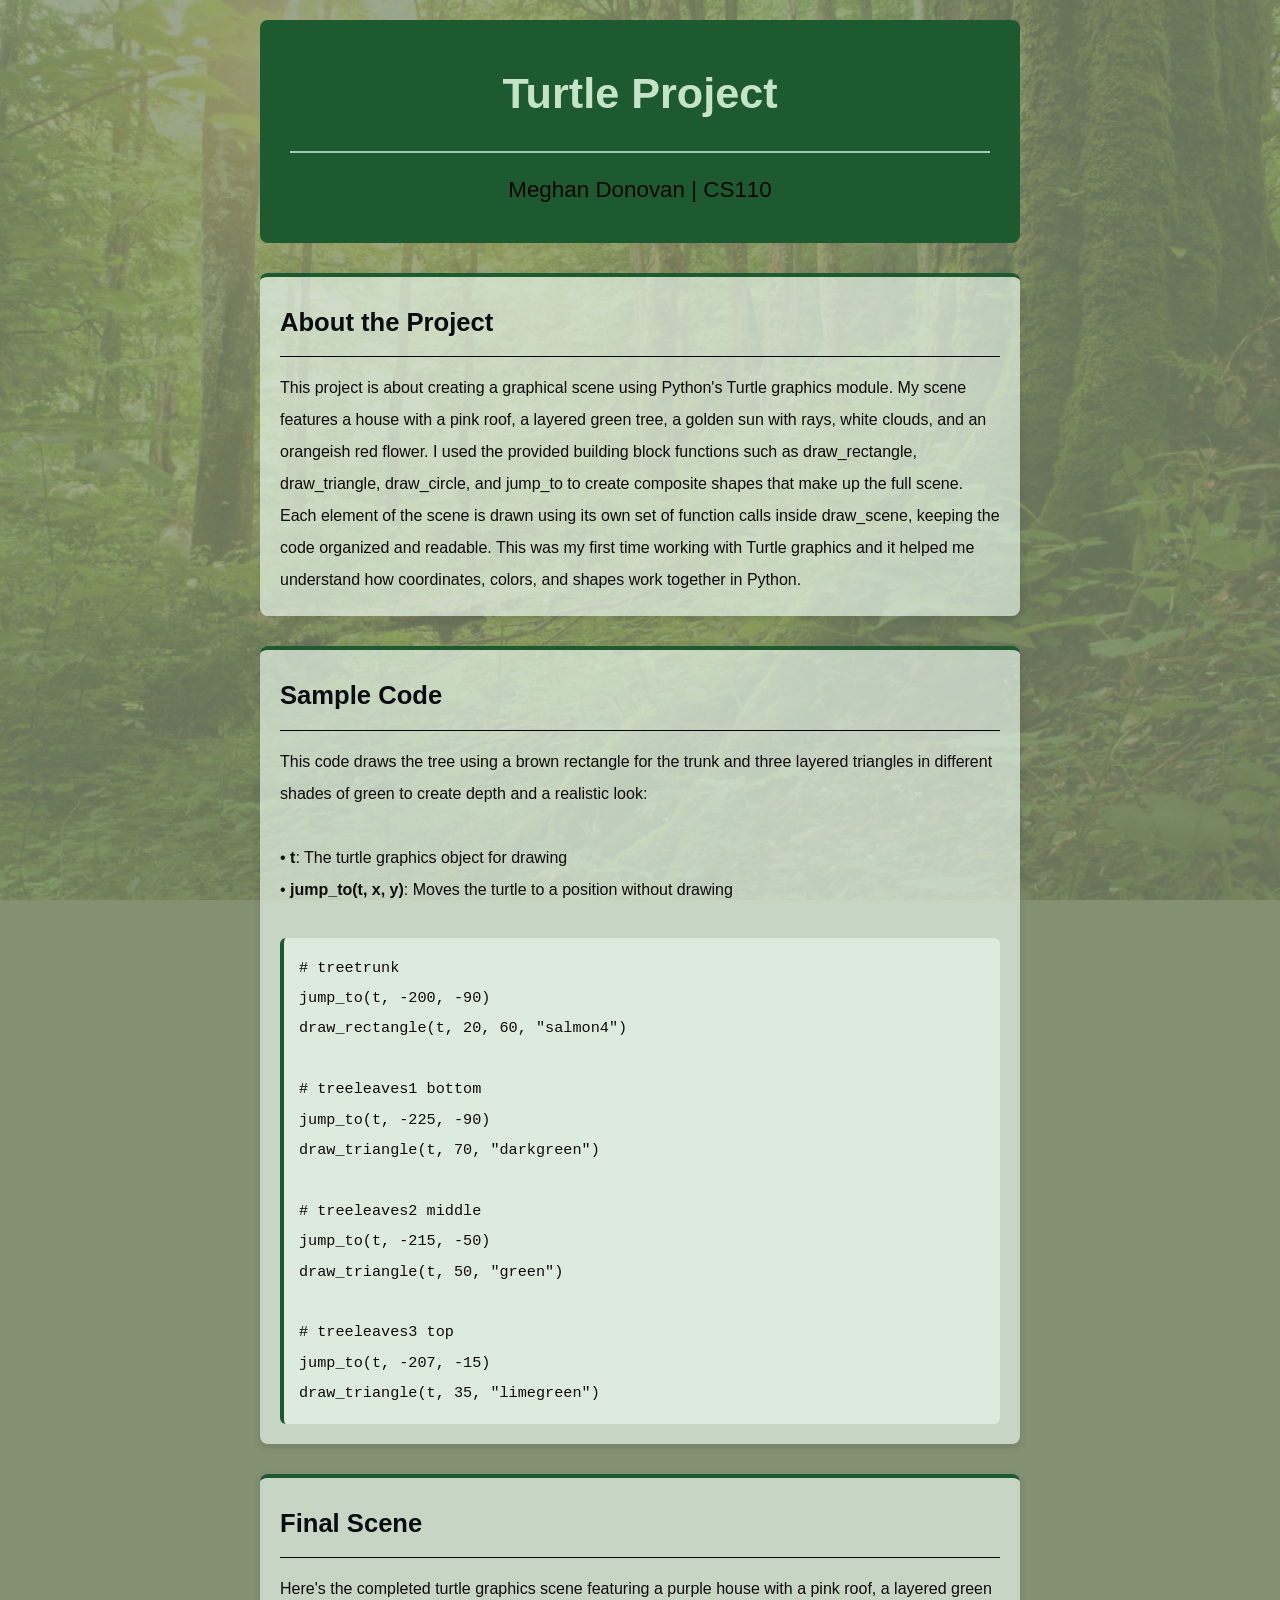
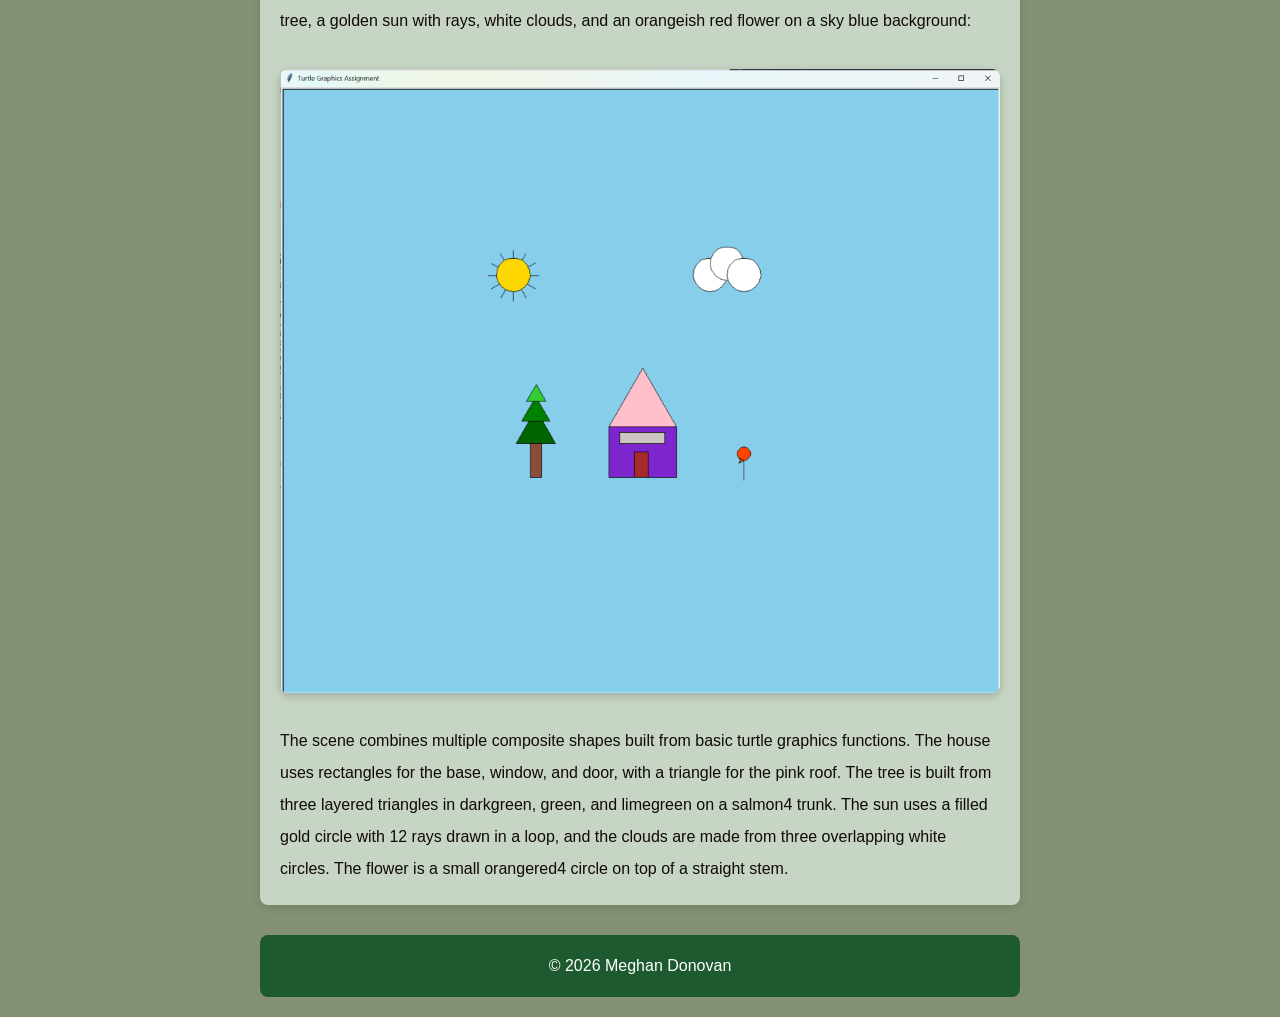
<file: project2.html>
<!DOCTYPE html>
<html lang="en">
<head>
    <meta charset="UTF-8">
    <meta name="viewport" content="width=device-width, initial-scale=1.0">
    <title>Turtle Project - Meghan Donovan</title>
    <link rel="stylesheet" href="styles.css">
</head>
<body>

    <header>
        <h1>Turtle Project</h1>
        <hr>
        <p>Meghan Donovan | CS110</p>
    </header>

    <main>

        <section>
            <h2>About the Project</h2>
            <p>
                This project is about creating a graphical scene using Python's Turtle graphics module.
                My scene features a house with a pink roof, a layered green tree, a golden sun with rays,
                white clouds, and an orangeish red flower. I used the provided building block functions
                such as draw_rectangle, draw_triangle, draw_circle, and jump_to to create composite
                shapes that make up the full scene. Each element of the scene is drawn using its own
                set of function calls inside draw_scene, keeping the code organized and readable.
                This was my first time working with Turtle graphics and it helped me understand how
                coordinates, colors, and shapes work together in Python.
            </p>
        </section>

        <section>
            <h2>Sample Code</h2>
            <p>
                This code draws the tree using a brown rectangle for the trunk and three layered
                triangles in different shades of green to create depth and a realistic look:
            </p>
            <br>
            <p>
                &bull; <strong>t</strong>: The turtle graphics object for drawing<br>
                &bull; <strong>jump_to(t, x, y)</strong>: Moves the turtle to a position without drawing
            </p>
            <br>
            <pre style="background-color: #e7f5eab0; padding: 15px; border-radius: 6px; border-left: 4px solid #1e5a30; overflow-x: auto; font-size: 0.95rem;"><code># treetrunk
jump_to(t, -200, -90)
draw_rectangle(t, 20, 60, "salmon4")

# treeleaves1 bottom
jump_to(t, -225, -90)
draw_triangle(t, 70, "darkgreen")

# treeleaves2 middle
jump_to(t, -215, -50)
draw_triangle(t, 50, "green")

# treeleaves3 top
jump_to(t, -207, -15)
draw_triangle(t, 35, "limegreen")</code></pre>
        </section>

        <section>
            <h2>Final Scene</h2>
            <p>
                Here's the completed turtle graphics scene featuring a purple house with a pink roof,
                a layered green tree, a golden sun with rays, white clouds, and an orangeish red flower
                on a sky blue background:
            </p>
            <br>
            <img src="turtle_scene.png"
                 alt="Turtle Graphics Scene - A purple house with pink roof, layered green tree, golden sun, white clouds, and red flower on sky blue background"
                 style="max-width: 100%; border-radius: 8px; box-shadow: 0 3px 10px rgba(0,0,0,0.2); display: block; margin: 0 auto;">
            <br>
            <p>
                The scene combines multiple composite shapes built from basic turtle graphics functions.
                The house uses rectangles for the base, window, and door, with a triangle for the pink roof.
                The tree is built from three layered triangles in darkgreen, green, and limegreen on a
                salmon4 trunk. The sun uses a filled gold circle with 12 rays drawn in a loop, and the
                clouds are made from three overlapping white circles. The flower is a small orangered4
                circle on top of a straight stem.
            </p>
        </section>

    </main>

    <footer>
        <p>&copy; 2026 Meghan Donovan</p>
    </footer>

</body>
</html>
</file>
<file: styles.css>
/* Your Name */
/* styles.css */

/* Global Styles */
* {
    margin: 0;
    padding: 0;
    box-sizing: border-box;
}

body {
    font-family: 'Franklin Gothic Medium', Tahoma, Geneva, Verdana, sans-serif;
    line-height: 2;
    color: #100a0a;
    max-width: 800px;
    margin: 0 auto;
    padding: 20px;
    position: relative;
    background-color: #273e0792;
}

/* Background Image with Transparency */
body:before {
    content: "";
    position: fixed;
    top: 0;
    left: 0;
    width: 100%;
    height: 100%;
    background-image: url('background.jpg');
    background-size: cover;
    background-position: center;
    opacity: 0.2;
    z-index: -1;
}

/* Header Styles */
header {
    text-align: center;
    margin-bottom: 30px;
    background-color: #1e5a30;
    color: rgb(13, 6, 6);
    padding: 30px;
    border-radius: 8px;
}

.profile-image {
    width: 350px;
    height: 260px;
    object-fit: cover;
    border: 5px solid #e7f5eab0;
    text-align: center;
    margin-bottom: 15px;
    border-radius: 10px;
    box-shadow: 0 5px 15px rgba(5, 19, 19, 0.2); /*rgba has alpha for opacity*/
}

h1 {
    color: rgb(197, 227, 198);
    margin-bottom: 15px;
    font-size: 2.7rem;
    text-align: center;
}

hr {
    border: none;
    height: 2px;
    background-color: #e7f5eab0;
    margin: 15px 0;
}

header p {
    font-size: 1.4rem;
    text-align: center;
}

/* Link Styles */
header a {
    color: rgb(197, 227, 198);
    text-decoration: none;
    transition: color 0.3s;
}

header a:hover {
    color: rgba(8, 11, 16, 0.7);
    text-decoration: underline;
}

main a {
    color: rgb(8, 11, 16, 07);;
    text-decoration: none;
    transition: color 0.3s;
    
}

main a:hover {
    color:rgb(8, 11, 16);;
    text-decoration: underline;
}

/* Section Styles */
section {
    margin-bottom: 30px;
    padding: 20px;
    background-color: #e7f5eab0;
    border-radius: 8px;
    box-shadow: 0 3px 10px rgba(0, 0, 0, 0.1);
    border-top: 4px solid #1e5a30;
    text-align: left;
}

h2 {
    color: rgb(8, 11, 16);
    margin-bottom: 15px;
    border-bottom: 1.9px solid #020101;
    padding-bottom: 8px;
    font-size: 1.6rem;
    text-align: left;
}

h3 {
    color: rgb(8, 11, 16);
    margin: 15px 0 10px 0;
    font-size: 1.3rem;
}

/* List Styles */
ul, ol {
    padding-left: 25px;
    margin-bottom: 15px;
}

ul li {
    margin-bottom: 8px;
    list-style-type: square;
    color: #1e5a30;
}

ul li span {
    color: #333;
}

ol li {
    margin-bottom: 15px;
    padding-left: 5px;
}

/* Skills Section */
section section {
    box-shadow: none;
    margin-bottom: 15px;
    padding: 15px;
    background-color: #f9f7ff;
    border-top: none;
    border-left: 3px solid #1e5a30;
}

/* Footer Styles */
footer {
    text-align: center;
    margin-top: 30px;
    padding: 15px;
    background-color: #1e5a30;
    color: white;
    border-radius: 8px;
}
</file>
